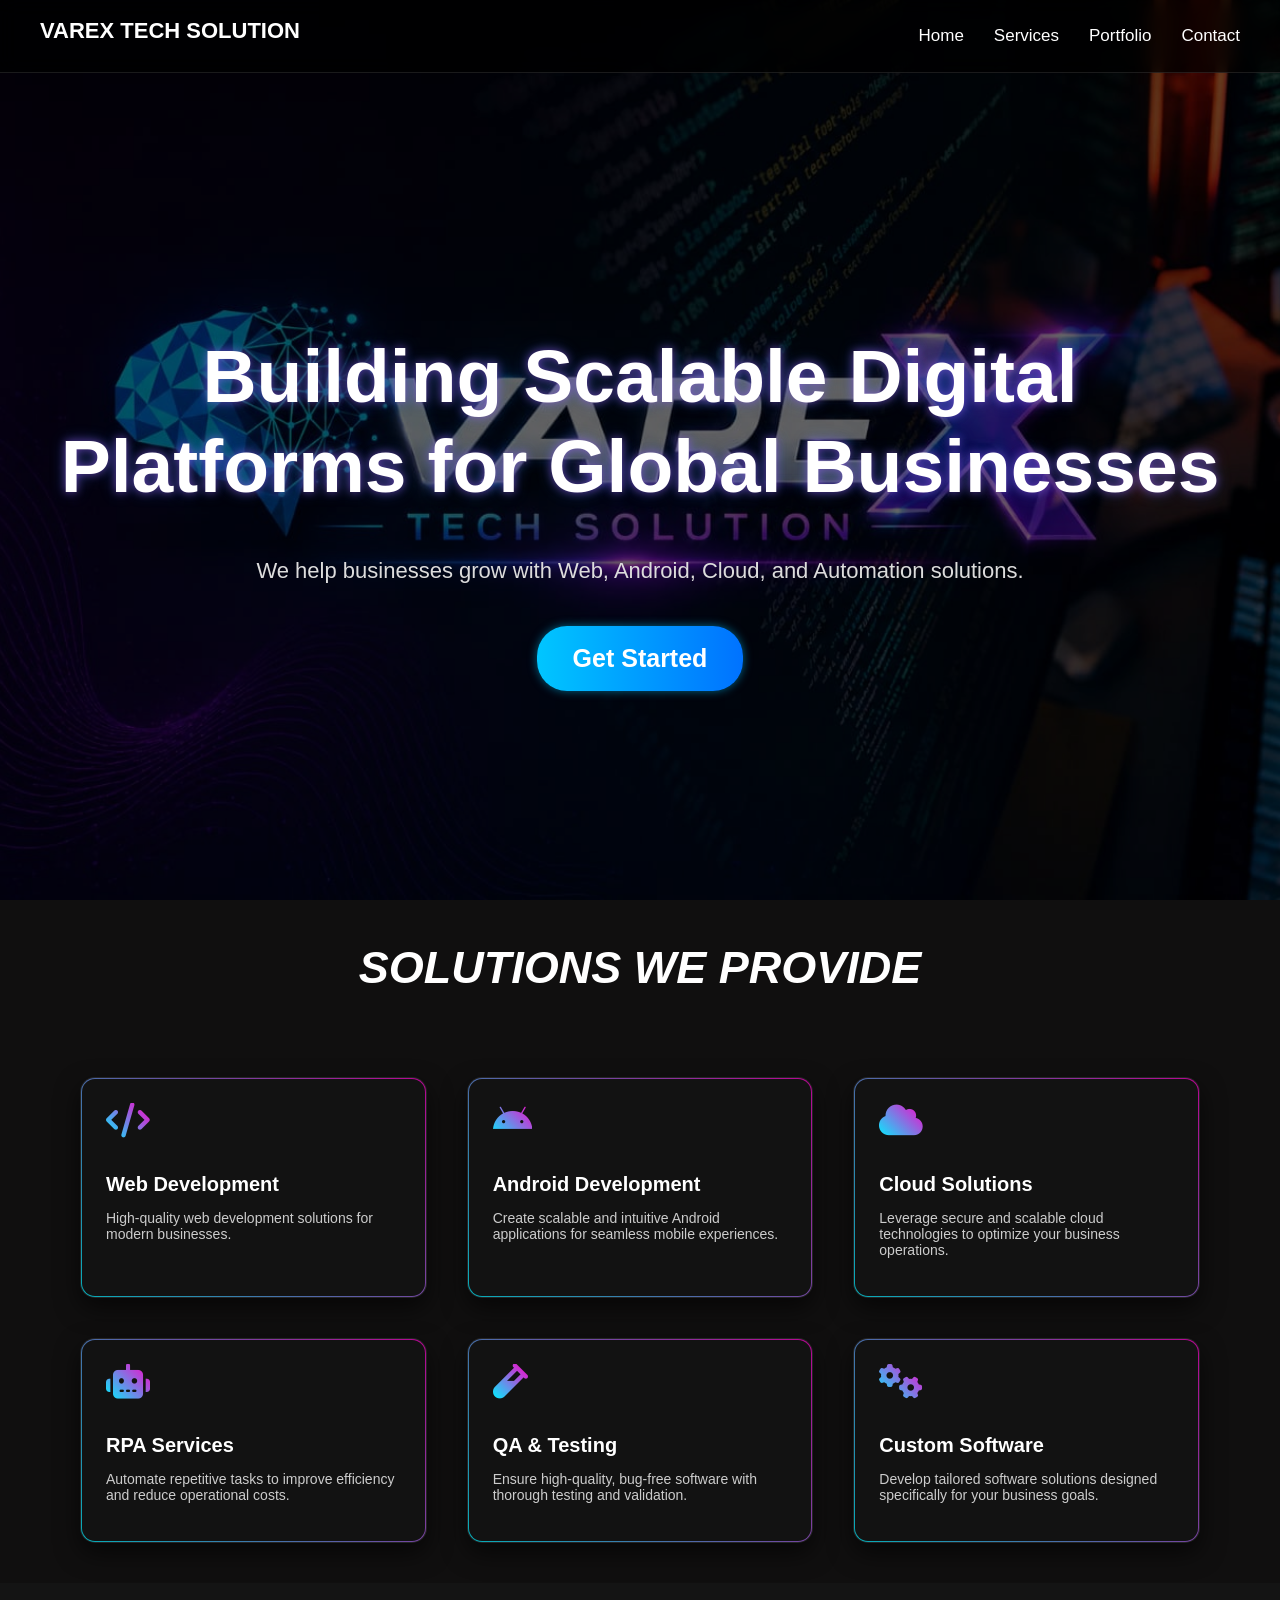
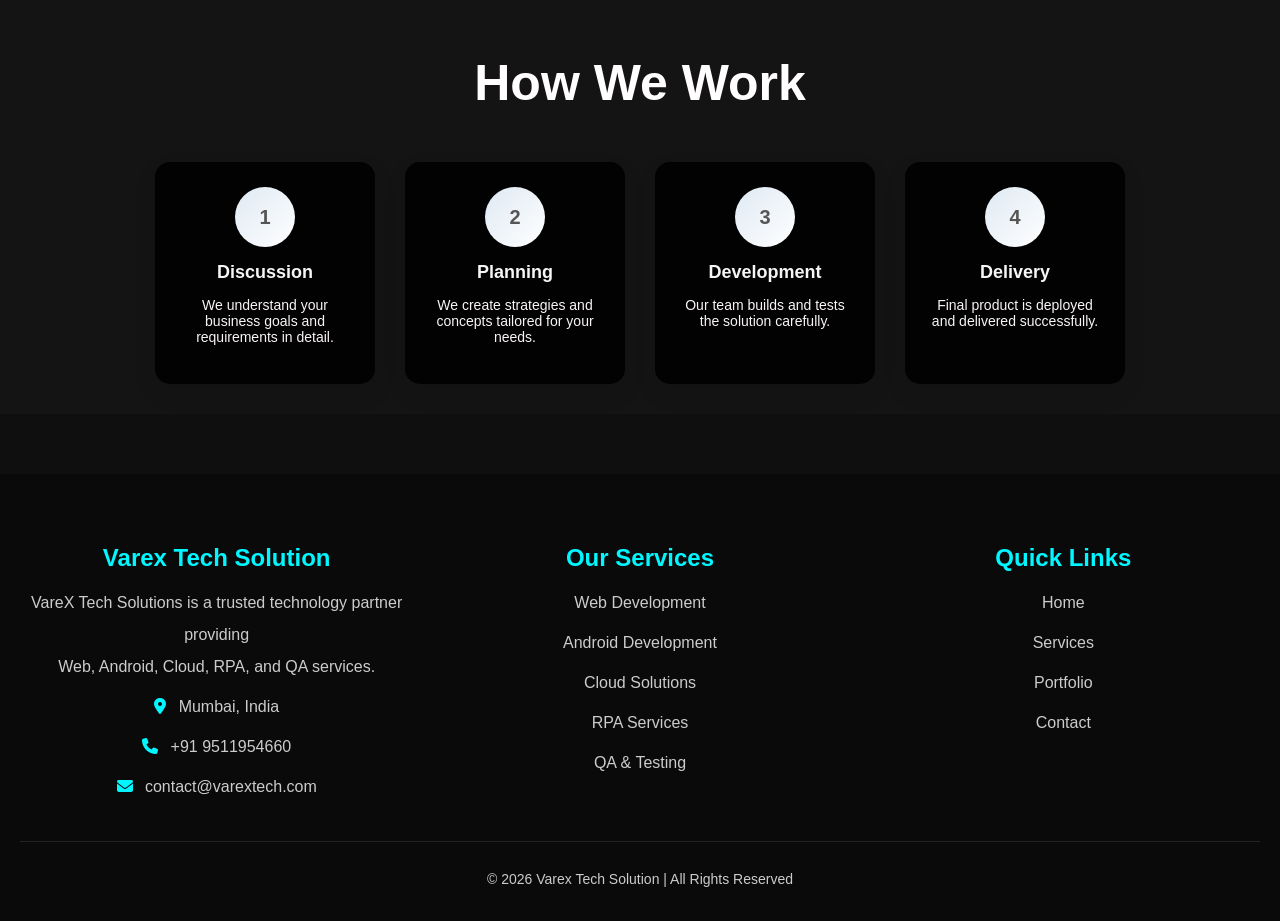
<file: index.html>
<!DOCTYPE html>
<html lang="en">
<head>
  <meta charset="UTF-8">
<meta name="viewport" content="width=device-width, initial-scale=1.0">
  <title>Varex Tech Solution</title>
  <link rel="stylesheet" href="style.css">
  <link rel="stylesheet" href="https://cdnjs.cloudflare.com/ajax/libs/font-awesome/6.5.0/css/all.min.css">
  <!-- Google Font -->
  <link href="https://fonts.googleapis.com/css2?family=Poppins:wght@300;600&display=swap" rel="stylesheet">
  
</head>
<body>

  

<!-- Navbar -->
<header class="navbar">


  <!-- Logo -->
  <div class="logo">VAREX TECH SOLUTION</div>

  <!-- Hamburger Icon -->
  <div class="menu-toggle" id="menu-toggle">
  ☰
</div>
  <!-- Menu -->
  <ul class="nav-links" id="nav-links">
    <li><a href="index.html">Home</a></li>
    <li><a href="services.html">Services</a></li>
      <li><a href="portfolio.html">Portfolio</a></li>
    <li><a href="contact.html">Contact</a></li>
  </ul>

</header>

<!-- Hero Section -->
<section class="hero">
  <!-- Hero Heading -->
<h1 class="hero-text">
  <!-- Each word wrapped in span for stagger animation -->
  <span>Building</span>
  <span>Scalable</span>
  <span>Digital</span>
  <span>Platforms</span>
  <span>for</span>
  <span>Global</span>
  <span>Businesses</span>
</h1>
<p class="hero-subtext">
  We help businesses grow with Web, Android, Cloud, and Automation solutions.
</p>
      <div class="hero-cta">
       <button onclick="goToSolutions()" class="hero-btn">Get Started</button>
      
      </div>
  
</section>

<!-- Features -->
<section class="features" id="solutions">
 <center>
  <h1>SOLUTIONS WE PROVIDE</h1>
 </center>
</section>

<!-- services -->
<section class="services">

  <div class="card">
    <i class="fas fa-code card-icon"></i>
    <h3>Web Development</h3>
    <p>High-quality web development solutions for modern businesses.</p>
  </div>

  <div class="card">
    <i class="fab fa-android card-icon"></i>
    <h3>Android Development</h3>
    <p>Create scalable and intuitive Android applications for seamless mobile experiences.</p>
  </div>

  <div class="card">
    <i class="fas fa-cloud card-icon"></i>
    <h3>Cloud Solutions</h3>
    <p>Leverage secure and scalable cloud technologies to optimize your business operations.
</p>
  </div>

  <div class="card">
    <i class="fas fa-robot card-icon"></i>
    <h3>RPA Services</h3>
    <p>Automate repetitive tasks to improve efficiency and reduce operational costs.</p>
  </div>

  <div class="card">
    <i class="fas fa-vial card-icon"></i>
    <h3>QA & Testing</h3>
    <p>Ensure high-quality, bug-free software with thorough testing and validation.</p>
  </div>

  <div class="card">
    <i class="fas fa-cogs card-icon"></i>
    <h3>Custom Software</h3>
    <p>Develop tailored software solutions designed specifically for your business goals.</p>
  </div>

</section>
<!-- workflow -->
<section class="workflow">
  <h2>How We Work</h2>

  <div class="steps">
    <div class="step">
      <div class="circle">1</div>
      <h3>Discussion</h3>
      <p>We understand your business goals and requirements in detail.</p>
    </div>

    <div class="step">
      <div class="circle">2</div>
      <h3>Planning</h3>
      <p>We create strategies and concepts tailored for your needs.</p>
    </div>

    <div class="step">
      <div class="circle">3</div>
      <h3>Development</h3>
      <p>Our team builds and tests the solution carefully.</p>
    </div>

    <div class="step">
      <div class="circle">4</div>
      <h3>Delivery</h3>
      <p>Final product is deployed and delivered successfully.</p>
    </div>
  </div>
</section>

<!-- Footer -->

<footer class="footer">
  <div class="footer-container">

 <!-- Contact Info -->
    <div class="footer-box">
       <h2>Varex Tech Solution</h2>
      <p>VareX Tech Solutions is a trusted technology partner providing <br>Web, Android, Cloud, RPA, and QA services.
      <p><i class="fas fa-map-marker-alt"></i> Mumbai, India</p>
      <p><i class="fas fa-phone"></i> +91 9511954660</p>
      <p><i class="fas fa-envelope"></i> contact@varextech.com</p>
    </div>

    <!--our services-->
    <div class="footer-box">
       <h2>Our Services</h2>
      <p> Web Development</p>
      <p>Android Development</p>
      <p>Cloud Solutions</p>
      <p>RPA Services</p>
      <p>QA & Testing</p>
    </div>
    <!-- Quick Links -->
    <div class="footer-box">
      <h2>Quick Links</h2>
      <p><a href="index.html">Home</a></p>
      <p><a href="services.html">Services</a></p>
      <p><a href="portfolio.html">Portfolio</a></p>
      <p><a href="contact.html">Contact</a></p>
    </div>

  </div>

  <!-- Bottom -->
  <div class="footer-bottom">
    <p>© 2026 Varex Tech Solution | All Rights Reserved</p>
  </div>
</footer>
<script src="script.js"></script>

</body>
</html>
</file>
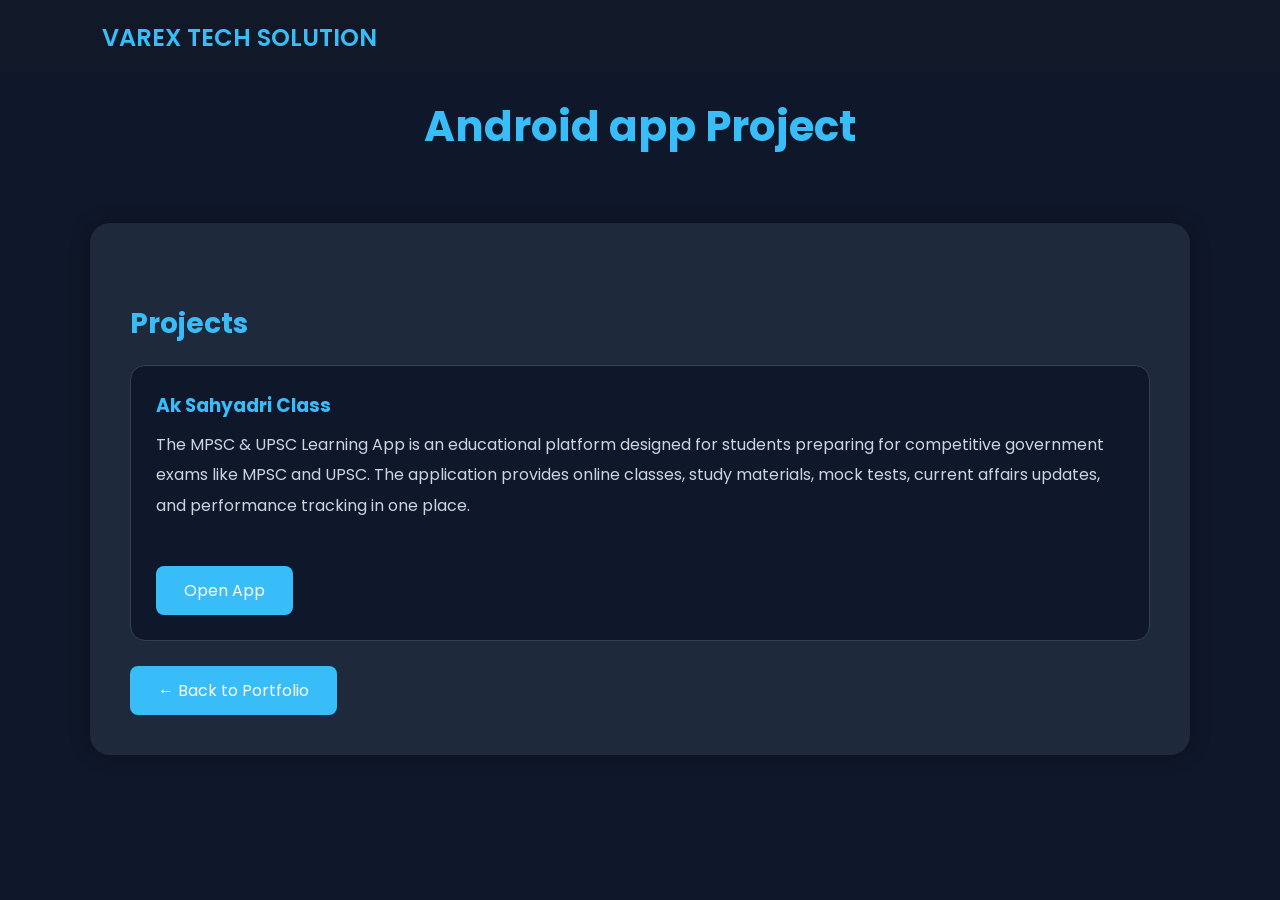
<file: Android-app.html>
<!DOCTYPE html>
<html lang="en">
<head>
  <meta charset="UTF-8">
  <meta name="viewport" content="width=device-width, initial-scale=1.0">
  <title>VAREX TECH SOLUTION</title>
  <link rel="stylesheet" href="Android-app.css">
</head>

<body>

<nav class="navbar">
  <div class="logo">VAREX TECH SOLUTION</div>
</nav>

<section class="portfolio-header">
  <h1>Android app Project</h1>
</section>

<section class="project-details">
  <div class="app-preview">

  <h2>Projects</h2>

  <div class="preview-box">
    <h3> Ak Sahyadri Class</h3>

    <p>
      The MPSC & UPSC Learning App is an educational platform designed for students
  preparing for competitive government exams like MPSC and UPSC.
  The application provides online classes, study materials, mock tests,
  current affairs updates, and performance tracking in one place.
    </p>

    <a href="https://play.google.com/store/apps/details?id=com.sahyadri.academy" target="_blank" class="btn">
  Open App
</a>
  </div>

</div>
  <div class="back-center">
  <a href="portfolio.html" class="btn">← Back to Portfolio</a>
</div>
</section>

</body>
</html>
</file>
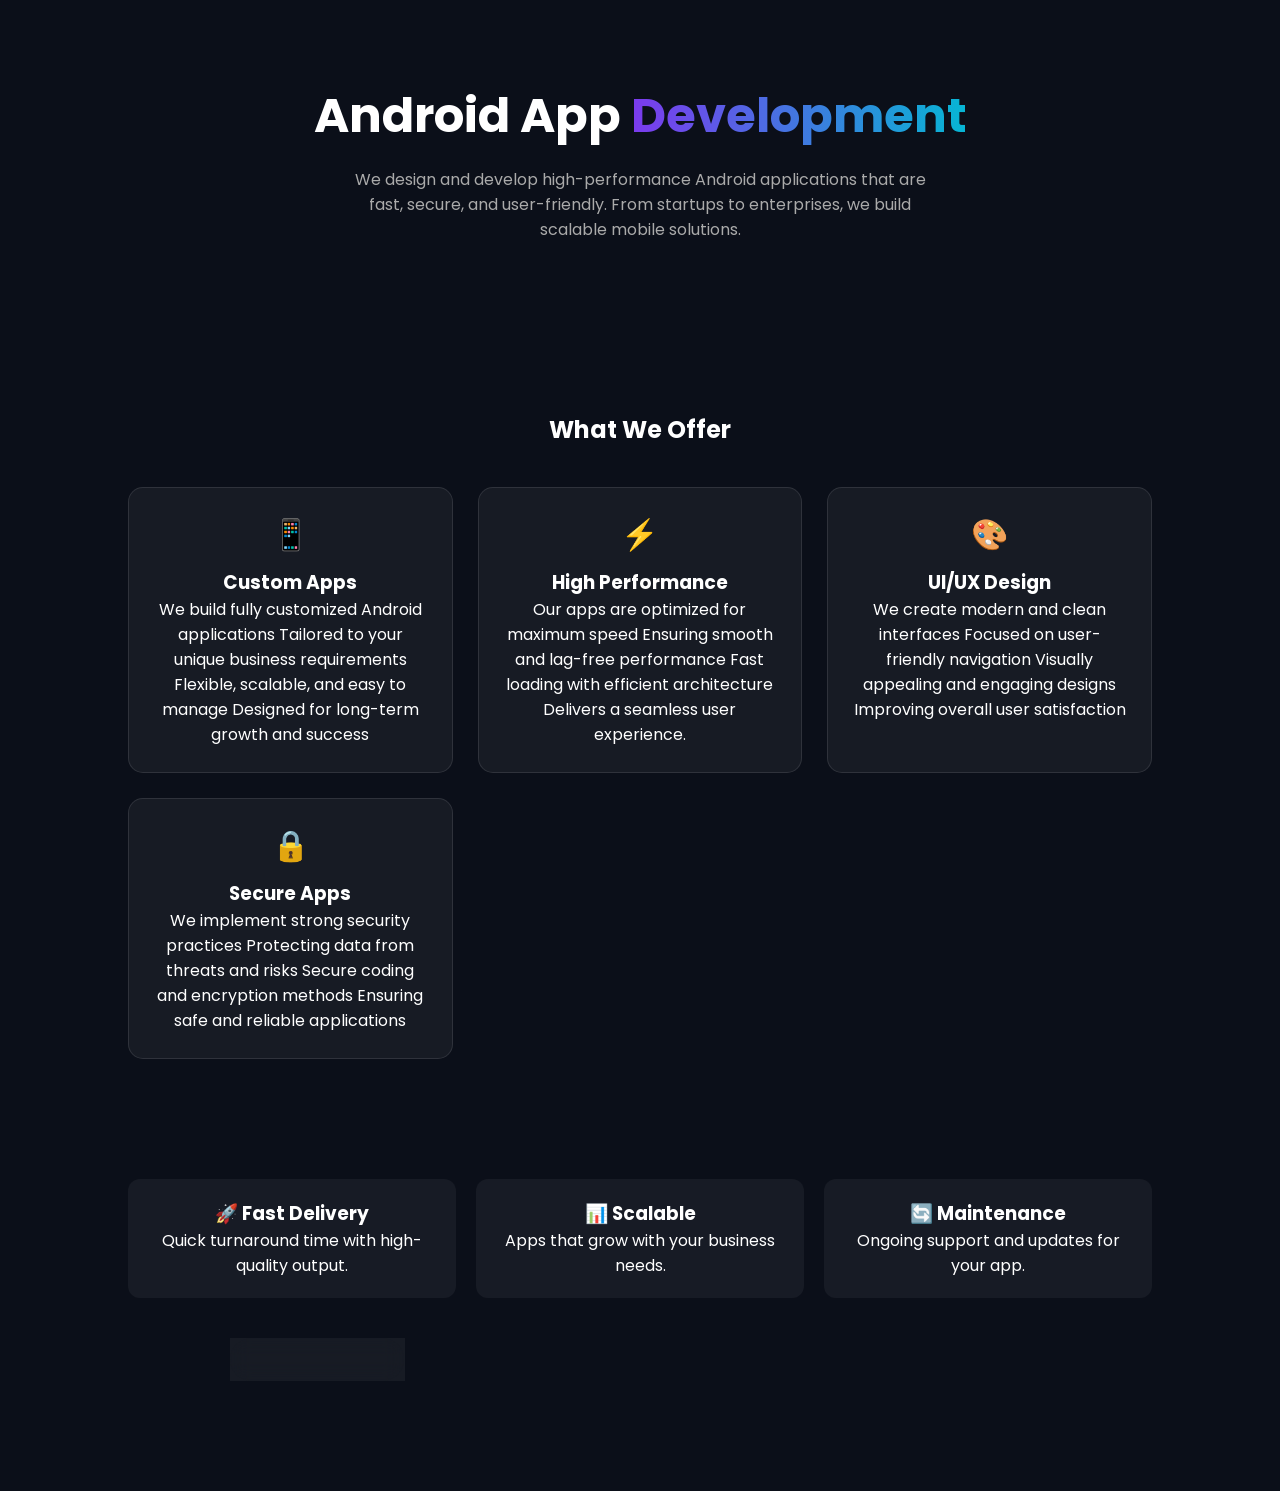
<file: android.html>
<!DOCTYPE html>
<html lang="en">
<head>
  <meta charset="UTF-8">
  <meta name="viewport" content="width=device-width, initial-scale=1.0">
  <title>Android Development</title>
  <link rel="stylesheet" href="android.css">

  <!-- Google Font -->
  <link href="https://fonts.googleapis.com/css2?family=Poppins:wght@300;400;600&display=swap" rel="stylesheet">
</head>
<body>



<!-- Hero Section -->
<section class="hero">
  <div class="hero-content">
    <h1>Android App <span>Development</span></h1>
    <p>
      We design and develop high-performance Android applications that are fast,
      secure, and user-friendly. From startups to enterprises, we build scalable mobile solutions.
    </p>
   
  </div>
</section>

<!-- Services -->
<section class="services">
  <h2>What We Offer</h2>

  <div class="cards">

    <div class="card">
      <div class="icon">📱</div>
      <h3>Custom Apps</h3>
      <p>We build fully customized Android applications
Tailored to your unique business requirements
Flexible, scalable, and easy to manage
Designed for long-term growth and success</p>
    </div>

    <div class="card">
      <div class="icon">⚡</div>
      <h3>High Performance</h3>
      <p>Our apps are optimized for maximum speed
Ensuring smooth and lag-free performance
Fast loading with efficient architecture
Delivers a seamless user experience.</p>
    </div>

    <div class="card">
      <div class="icon">🎨</div>
      <h3>UI/UX Design</h3>
      <p>We create modern and clean interfaces
Focused on user-friendly navigation
Visually appealing and engaging designs
Improving overall user satisfaction</p>
    </div>

    <div class="card">
      <div class="icon">🔒</div>
      <h3>Secure Apps</h3>
      <p>We implement strong security practices
Protecting data from threats and risks
Secure coding and encryption methods
Ensuring safe and reliable applications</p>
    </div>

  </div>
</section>

<!-- Features -->
<section class="features">
  <div class="feature-box">
    <h3>🚀 Fast Delivery</h3>
    <p>Quick turnaround time with high-quality output.</p>
  </div>

  <div class="feature-box">
    <h3>📊 Scalable</h3>
    <p>Apps that grow with your business needs.</p>
  </div>

  <div class="feature-box">
    <h3>🔄 Maintenance</h3>
    <p>Ongoing support and updates for your app.</p>
  </div>
  <!-- Back Button -->
<div class="top-bar">
  <a href="services.html" class="back-btn">← Back to Services</a>
</div>
</section>

</body>
</html>
</file>
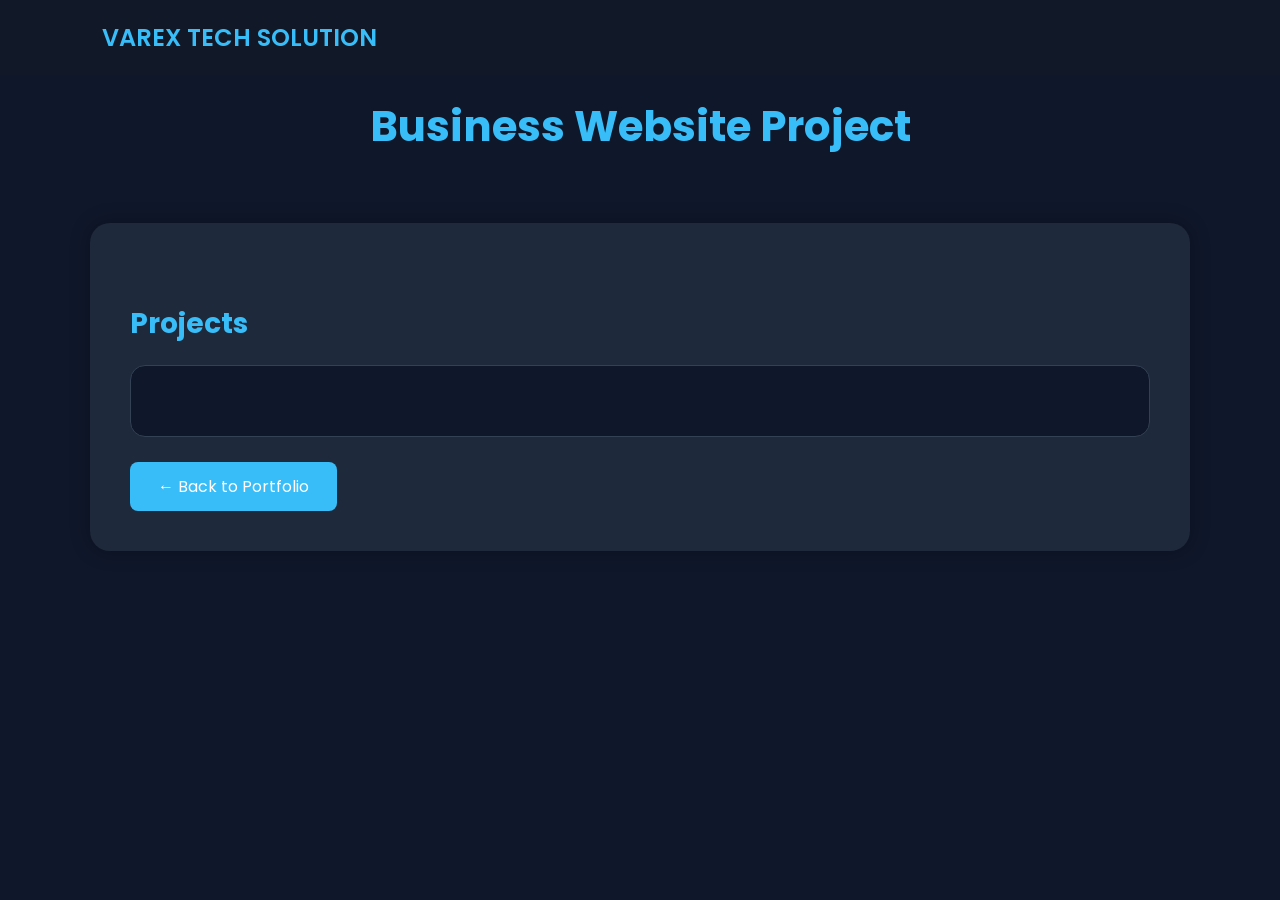
<file: Business-website.html>
<!DOCTYPE html>
<html lang="en">
<head>
  <meta charset="UTF-8">
  <meta name="viewport" content="width=device-width, initial-scale=1.0">
  <title>VAREX TECH SOLUTION</title>
  <link rel="stylesheet" href="Business-website.css">
</head>

<body>

<nav class="navbar">
  <div class="logo">VAREX TECH SOLUTION</div>
</nav>

<section class="portfolio-header">
  <h1>Business Website Project</h1>
</section>
<section class="project-details">
  <div class="app-preview">

  <h2>Projects</h2>

  <div class="preview-box">
    

    <p>
     
    </p>

   
  </div>

</div>
  <div class="back-center">
  <a href="portfolio.html" class="btn">← Back to Portfolio</a>
</div>
</section>

</body>
</html>
</file>
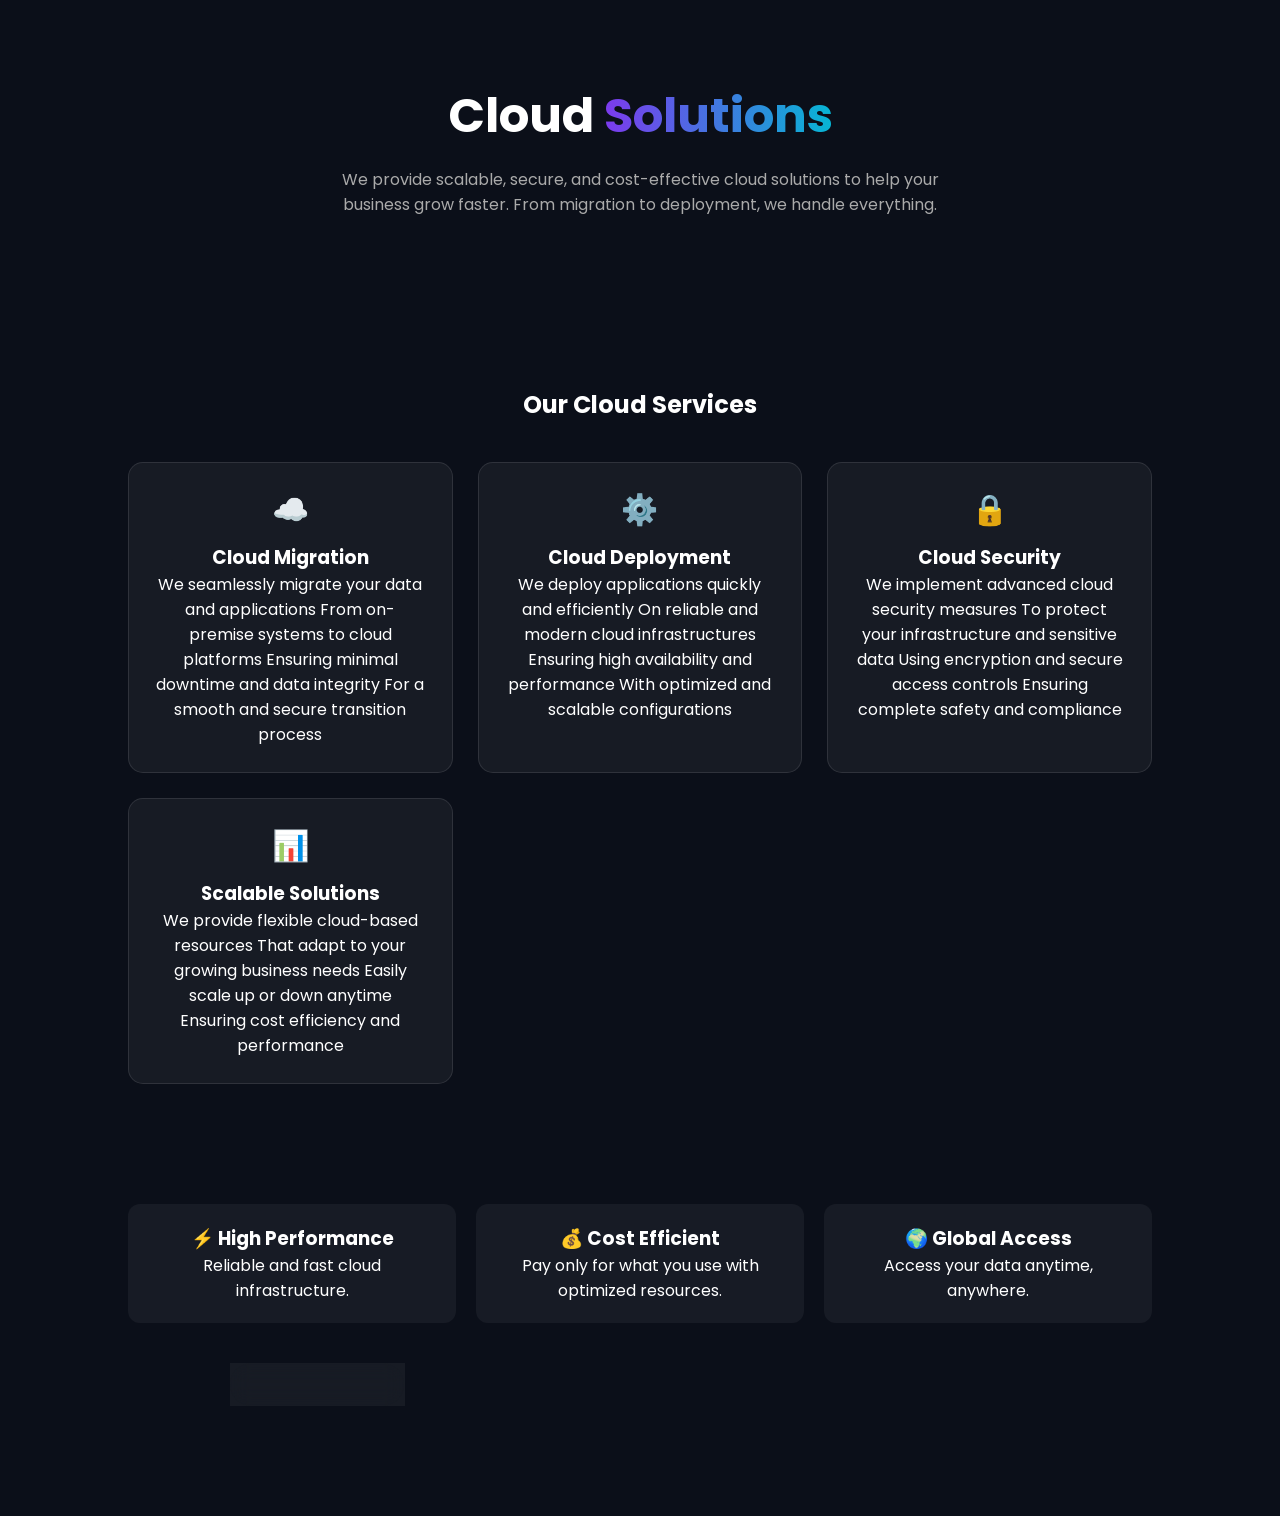
<file: cloud.html>
<!DOCTYPE html>
<html lang="en">
<head>
  <meta charset="UTF-8">
  <meta name="viewport" content="width=device-width, initial-scale=1.0">
  <title>Cloud Solutions</title>
  <link rel="stylesheet" href="cloud.css">

  <!-- Google Font -->
  <link href="https://fonts.googleapis.com/css2?family=Poppins:wght@300;400;600&display=swap" rel="stylesheet">
</head>
<body>



<!-- Hero Section -->
<section class="hero">
  <div class="hero-content">
    <h1>Cloud <span>Solutions</span></h1>
    <p>
      We provide scalable, secure, and cost-effective cloud solutions to help your business grow faster.
      From migration to deployment, we handle everything.
    </p>
   
  </div>
</section>

<!-- Services -->
<section class="services">
  <h2>Our Cloud Services</h2>

  <div class="cards">

    <div class="card">
      <div class="icon">☁️</div>
      <h3>Cloud Migration</h3>
      <p>We seamlessly migrate your data and applications
From on-premise systems to cloud platforms
Ensuring minimal downtime and data integrity
For a smooth and secure transition process</p>
    </div>

    <div class="card">
      <div class="icon">⚙️</div>
      <h3>Cloud Deployment</h3>
      <p>We deploy applications quickly and efficiently
On reliable and modern cloud infrastructures
Ensuring high availability and performance
With optimized and scalable configurations</p>
    </div>

    <div class="card">
      <div class="icon">🔒</div>
      <h3>Cloud Security</h3>
      <p>We implement advanced cloud security measures
To protect your infrastructure and sensitive data
Using encryption and secure access controls
Ensuring complete safety and compliance</p>
    </div>

    <div class="card">
      <div class="icon">📊</div>
      <h3>Scalable Solutions</h3>
      <p>We provide flexible cloud-based resources
That adapt to your growing business needs
Easily scale up or down anytime
Ensuring cost efficiency and performance</p>
    </div>

  </div>
</section>

<!-- Features -->
<section class="features">
  <div class="feature-box">
    <h3>⚡ High Performance</h3>
    <p>Reliable and fast cloud infrastructure.</p>
  </div>

  <div class="feature-box">
    <h3>💰 Cost Efficient</h3>
    <p>Pay only for what you use with optimized resources.</p>
  </div>

  <div class="feature-box">
    <h3>🌍 Global Access</h3>
    <p>Access your data anytime, anywhere.</p>
  </div>
  <!-- Back Button -->
<div class="top-bar">
  <a href="services.html" class="back-btn">← Back to Services</a>
</div>
</section>

</body>
</html>
</file>
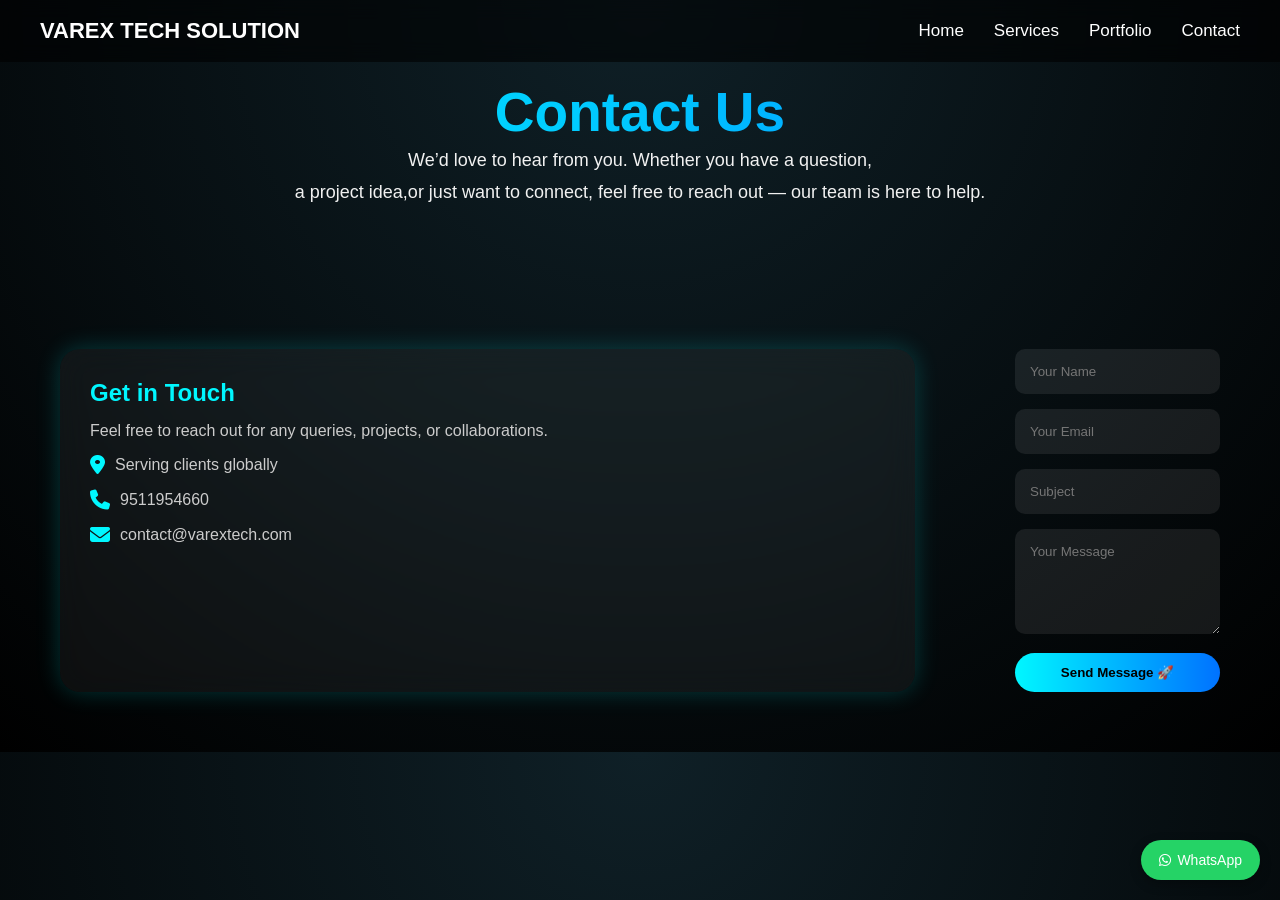
<file: contact.html>
<!DOCTYPE html>
<html lang="en">
<head>
  <meta charset="UTF-8">
  <meta name="viewport" content="width=device-width, initial-scale=1.0">
  <title>Contact Us</title>
  <link rel="stylesheet" href="contact.css">
  <link rel="stylesheet" href="https://cdnjs.cloudflare.com/ajax/libs/font-awesome/6.5.0/css/all.min.css">
</head>
<body>

<!-- Navbar -->
<nav class="navbar">
  <div class="logo">VAREX TECH SOLUTION</div>
  <ul class="nav-links">
    <li><a href="index.html">Home</a></li>
    <li><a href="services.html">Services</a></li>
      <li><a href="portfolio.html">Portfolio</a></li>
    <li><a href="contact.html" class="active">Contact</a></li>
  </ul>
</nav>

<!-- Header -->
<section class="contact-header">
  <h1>Contact Us</h1>
  <p>We’d love to hear from you. Whether you have a question, <br>a project idea,or just want to connect, feel free to reach out — our team is here to help.</p>
</section>

<!-- Contact Section -->
<section class="contact-container">

  <!-- Left Info -->
  <div class="contact-info">
    <h2>Get in Touch</h2>
    <p>Feel free to reach out for any queries, projects, or collaborations.</p>

    <div class="info-box">
      <i class="fas fa-map-marker-alt"></i>
      <p>Serving clients globally</p>
    </div>

    <div class="info-box">
      <i class="fas fa-phone"></i>
      <p>9511954660</p>
    </div>

    <div class="info-box">
      <i class="fas fa-envelope"></i>
      <p>contact@varextech.com</p>
    </div>
  </div>

  
  <!-- Contact Form -->
  <form id="contactForm">
  <div class="input-box">
    <input type="text" id="name" placeholder="Your Name" required>
  </div>

  <div class="input-box">
    <input type="email" id="email" placeholder="Your Email" required>
  </div>

  <div class="input-box">
    <input type="text" id="subject" placeholder="Subject">
  </div>

  <div class="input-box">
    <textarea id="message" rows="5" placeholder="Your Message" required></textarea>
  </div>

  <button type="submit" class="btn">Send Message 🚀</button>
</form>

</section>
<a href="https://wa.me/919511954660?text=Hello"
   class="whatsapp-float"
   target="_blank">
   <i class="fab fa-whatsapp"></i> WhatsApp
</a>
</body>
</html>
</file>
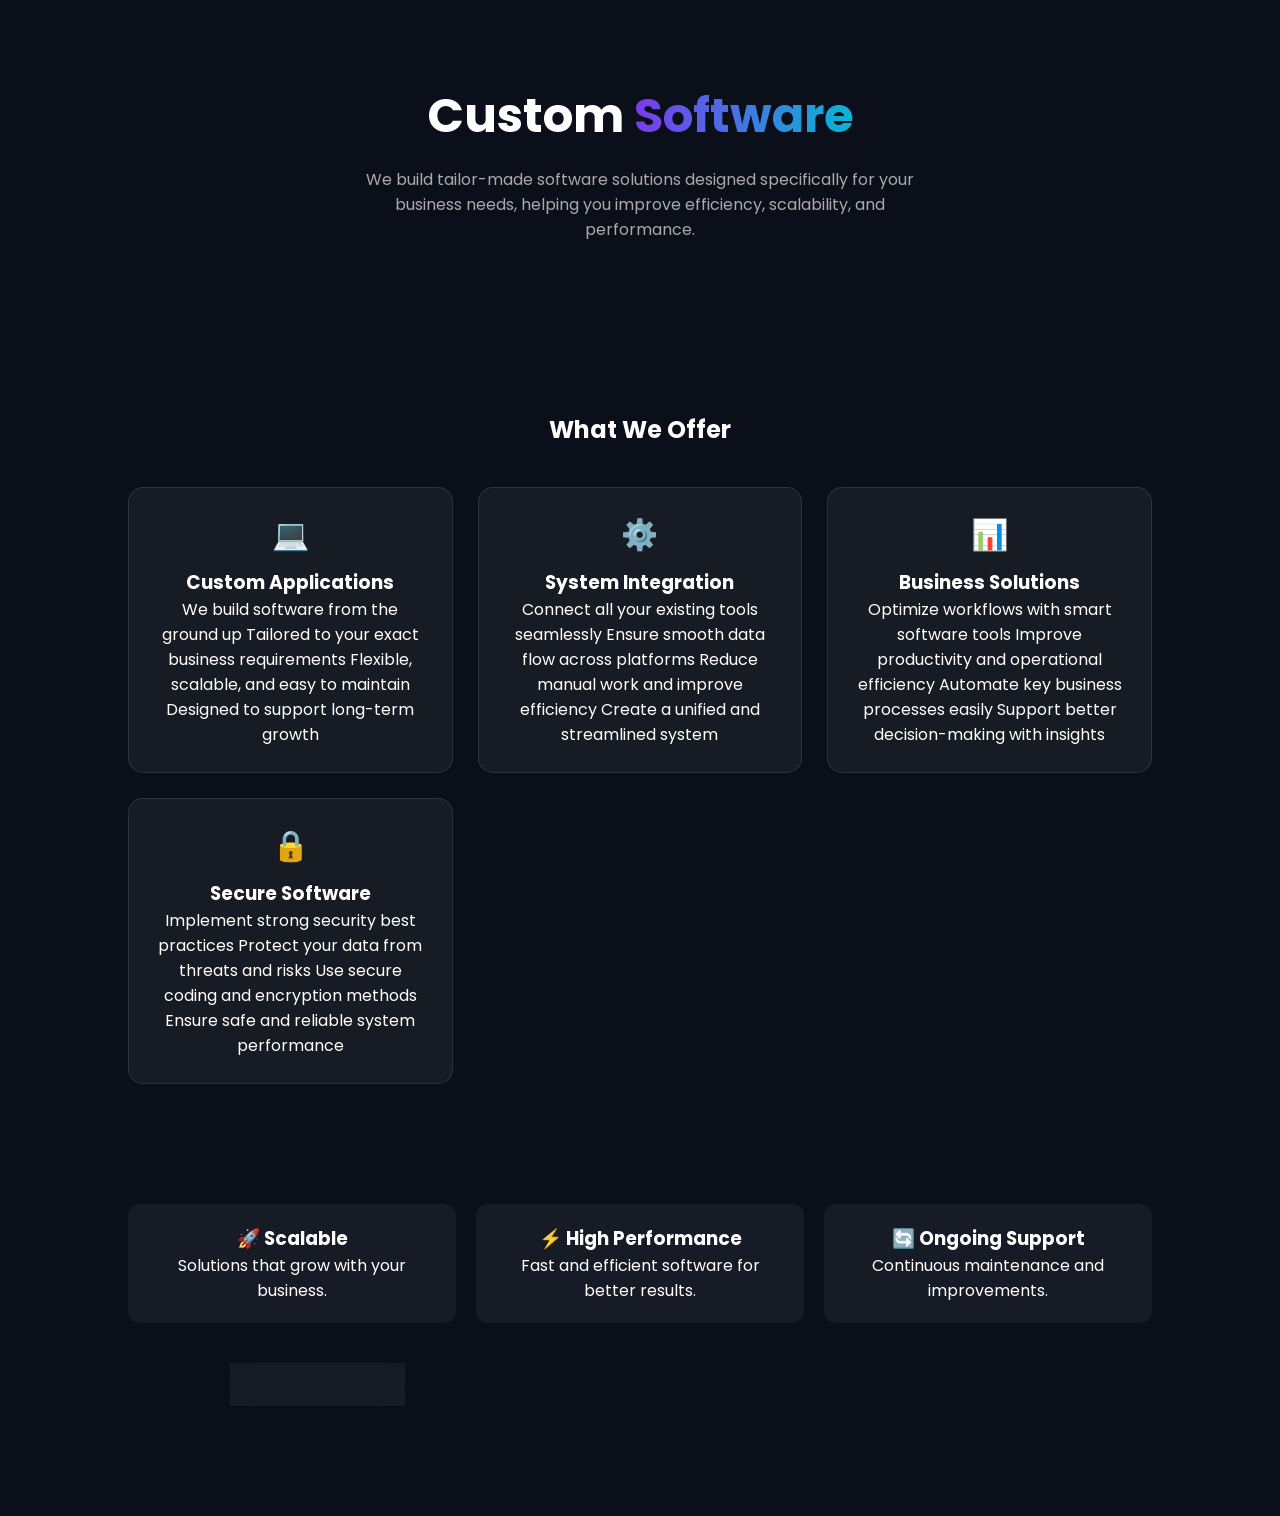
<file: custome-software.html>
<!DOCTYPE html>
<html lang="en">
<head>
  <meta charset="UTF-8">
  <meta name="viewport" content="width=device-width, initial-scale=1.0">
  <title>Custom Software Development</title>
  <link rel="stylesheet" href="custome-software.css">

  <!-- Google Font -->
  <link href="https://fonts.googleapis.com/css2?family=Poppins:wght@300;400;600&display=swap" rel="stylesheet">
</head>
<body>



<!-- Hero -->
<section class="hero">
  <div class="hero-content">
    <h1>Custom <span>Software</span></h1>
    <p>
      We build tailor-made software solutions designed specifically for your business needs,
      helping you improve efficiency, scalability, and performance.
    </p>
   
  </div>
</section>

<!-- Services -->
<section class="services">
  <h2>What We Offer</h2>

  <div class="cards">

    <div class="card">
      <div class="icon">💻</div>
      <h3>Custom Applications</h3>
      <p>We build software from the ground up
Tailored to your exact business requirements
Flexible, scalable, and easy to maintain
Designed to support long-term growth</p>
    </div>

    <div class="card">
      <div class="icon">⚙️</div>
      <h3>System Integration</h3>
      <p>Connect all your existing tools seamlessly
Ensure smooth data flow across platforms
Reduce manual work and improve efficiency
Create a unified and streamlined system</p>
    </div>

    <div class="card">
      <div class="icon">📊</div>
      <h3>Business Solutions</h3>
      <p>Optimize workflows with smart software tools
Improve productivity and operational efficiency
Automate key business processes easily
Support better decision-making with insights</p>
    </div>

    <div class="card">
      <div class="icon">🔒</div>
      <h3>Secure Software</h3>
      <p>Implement strong security best practices
Protect your data from threats and risks
Use secure coding and encryption methods
Ensure safe and reliable system performance</p>
    </div>

  </div>
</section>

<!-- Features -->
<section class="features">
  <div class="feature-box">
    <h3>🚀 Scalable</h3>
    <p>Solutions that grow with your business.</p>
  </div>

  <div class="feature-box">
    <h3>⚡ High Performance</h3>
    <p>Fast and efficient software for better results.</p>
  </div>

  <div class="feature-box">
    <h3>🔄 Ongoing Support</h3>
    <p>Continuous maintenance and improvements.</p>
  </div>
  <!-- Back Button -->
<div class="top-bar">
  <a href="services.html" class="back-btn">← Back to Services</a>
</div>
</section>

</body>
</html>
</file>
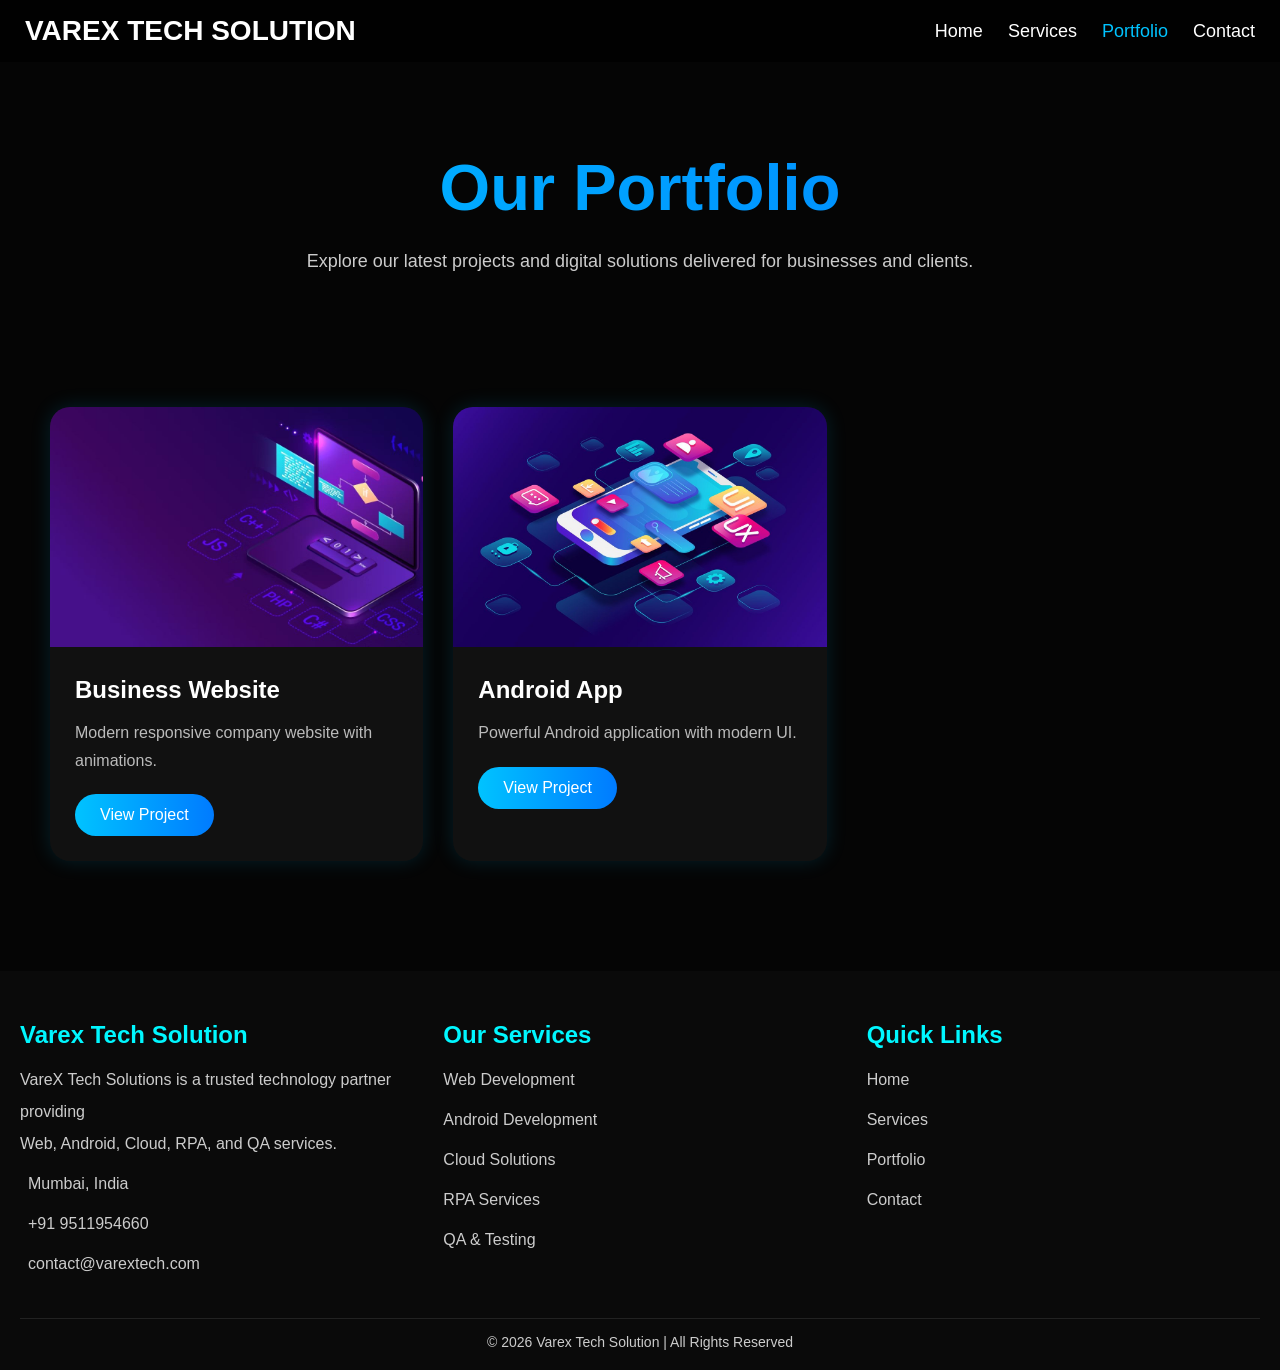
<file: portfolio.html>
<!DOCTYPE html>
<html lang="en">
<head>
  <meta charset="UTF-8">
  <meta name="viewport" content="width=device-width, initial-scale=1.0">
  <title>VAREX TECH SOLUTION</title>

  <link rel="stylesheet" href="portfolio.css">

  
</head>

<body>

<!-- NAVBAR -->
<nav class="navbar">

  <div class="menu-toggle" id="menu-toggle">
    ☰
  </div>

  <div class="logo">VAREX TECH SOLUTION</div>

  <ul class="nav-links">
    <li><a href="index.html">Home</a></li>
    <li><a href="services.html">Services</a></li>
    <li><a href="portfolio.html" class="active">Portfolio</a></li>
    <li><a href="contact.html">Contact</a></li>
  </ul>

</nav>

<!-- HEADER -->
<section class="portfolio-header">
  <h1>Our Portfolio</h1>

  <p>
    Explore our latest projects and digital solutions
    delivered for businesses and clients.
  </p>
</section>

<!-- PROJECTS -->
<section class="portfolio-container">

  <div class="project-card">
    <img src="images/business.jpg" alt="">
    <div class="project-content">
      <h2>Business Website</h2>
      <p>Modern responsive company website with animations.</p>
    <a href="Business-website.html" class="btn">View Project</a>
    </div>
  </div>

  <div class="project-card">
    <img src="images/app.jpg" alt="">
    <div class="project-content">
      <h2>Android App</h2>
      <p>Powerful Android application with modern UI.</p>
      <a href="Android-app.html" class="btn">View Project</a>
    </div>
  </div>

</section>
<footer class="footer">
  <div class="footer-container">

 <!-- Contact Info -->
    <div class="footer-box">
       <h2>Varex Tech Solution</h2>
      <p>VareX Tech Solutions is a trusted technology partner providing <br>Web, Android, Cloud, RPA, and QA services.
      <p><i class="fas fa-map-marker-alt"></i> Mumbai, India</p>
      <p><i class="fas fa-phone"></i> +91 9511954660</p>
      <p><i class="fas fa-envelope"></i> contact@varextech.com</p>
    </div>

    <!--our services-->
    <div class="footer-box">
       <h2>Our Services</h2>
      <p> Web Development</p>
      <p>Android Development</p>
      <p>Cloud Solutions</p>
      <p>RPA Services</p>
      <p>QA & Testing</p>
    </div>
    <!-- Quick Links -->
    <div class="footer-box">
      <h2>Quick Links</h2>
      <p><a href="index.html">Home</a></p>
      <p><a href="services.html">Services</a></p>
      <p><a href="portfolio.html">Portfolio</a></p>
      <p><a href="contact.html">Contact</a></p>
    </div>

  </div>

  <!-- Bottom -->
  <div class="footer-bottom">
    <p>© 2026 Varex Tech Solution | All Rights Reserved</p>
  </div>
</footer>
<script>

const menuToggle = document.getElementById("menu-toggle");
const navLinks = document.querySelector(".nav-links");

menuToggle.addEventListener("click", () => {
  navLinks.classList.toggle("active");
});

</script>

</body>
</html>
</file>
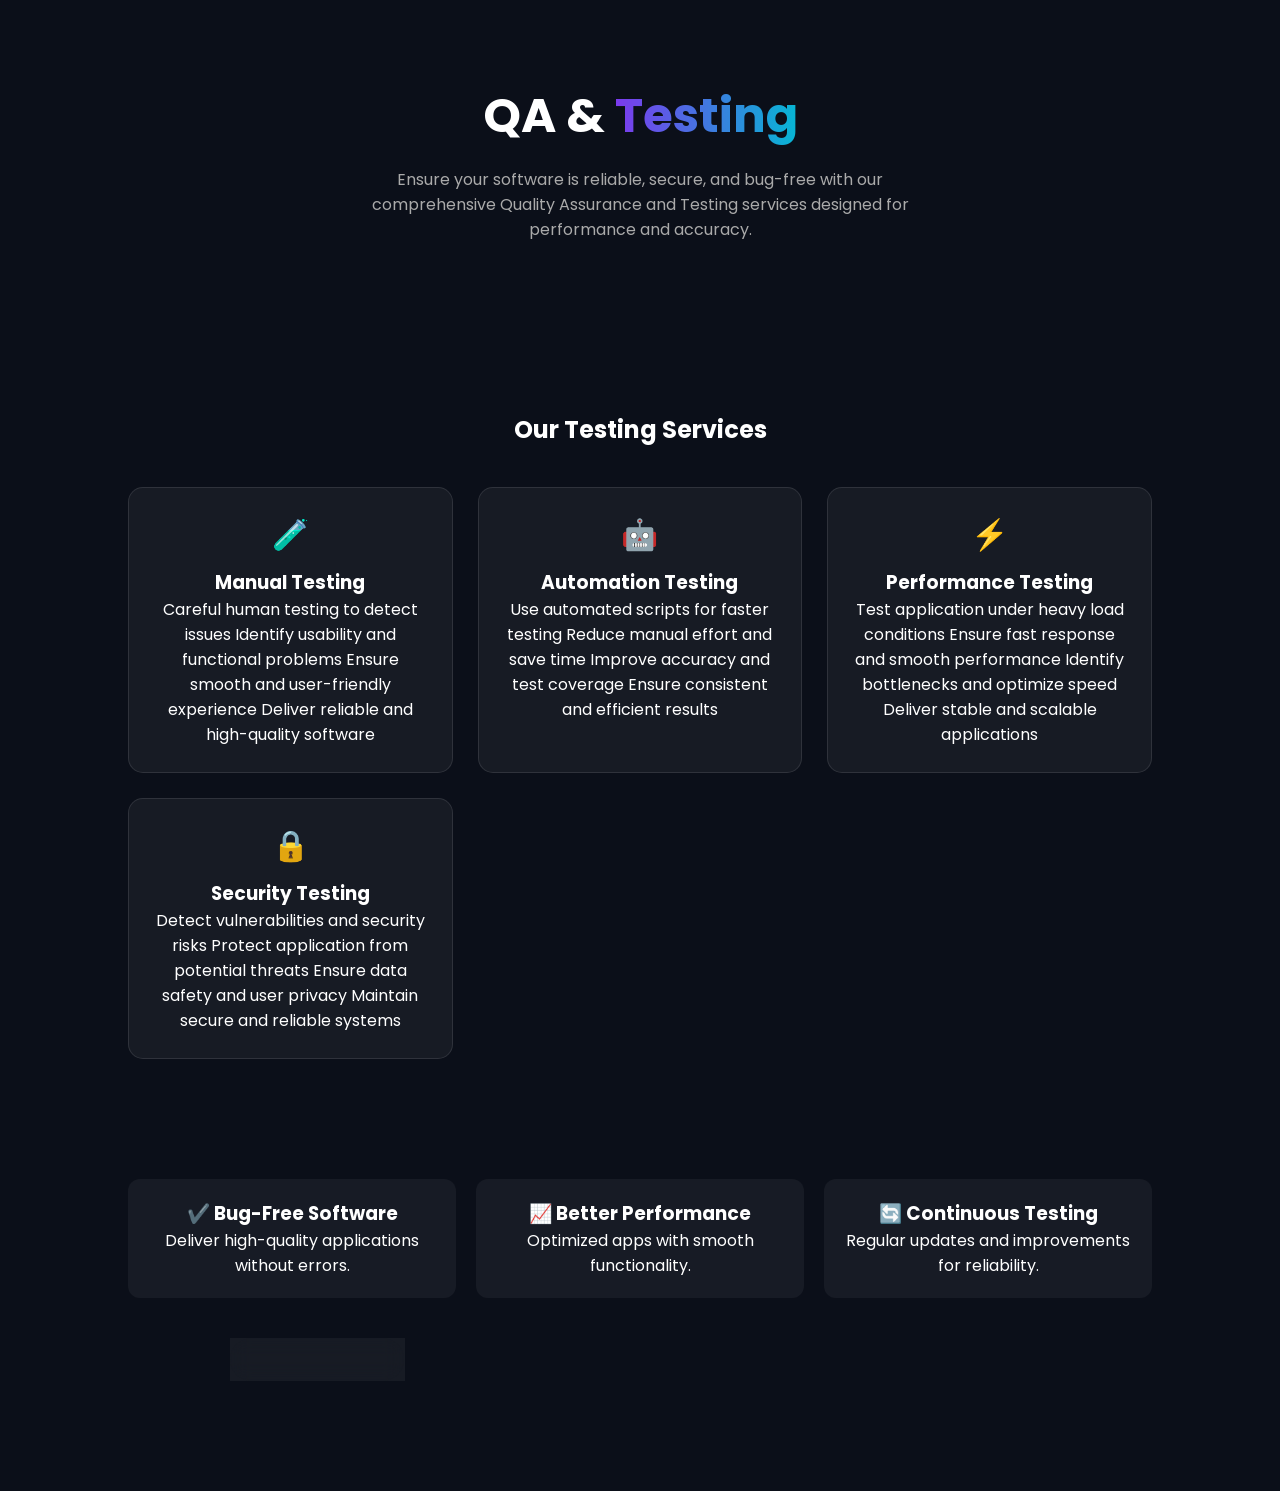
<file: qa.html>
<!DOCTYPE html>
<html lang="en">
<head>
  <meta charset="UTF-8">
  <meta name="viewport" content="width=device-width, initial-scale=1.0">
  <title>QA & Testing</title>
  <link rel="stylesheet" href="qa.css">

  <!-- Google Font -->
  <link href="https://fonts.googleapis.com/css2?family=Poppins:wght@300;400;600&display=swap" rel="stylesheet">
</head>
<body>



<!-- Hero -->
<section class="hero">
  <div class="hero-content">
    <h1>QA & <span>Testing</span></h1>
    <p>
      Ensure your software is reliable, secure, and bug-free with our comprehensive
      Quality Assurance and Testing services designed for performance and accuracy.
    </p>
  </div>
</section>

<!-- Services -->
<section class="services">
  <h2>Our Testing Services</h2>

  <div class="cards">

    <div class="card">
      <div class="icon">🧪</div>
      <h3>Manual Testing</h3>
      <p>Careful human testing to detect issues
Identify usability and functional problems
Ensure smooth and user-friendly experience
Deliver reliable and high-quality software</p>
    </div>

    <div class="card">
      <div class="icon">🤖</div>
      <h3>Automation Testing</h3>
      <p>Use automated scripts for faster testing
Reduce manual effort and save time
Improve accuracy and test coverage
Ensure consistent and efficient results</p>
    </div>

    <div class="card">
      <div class="icon">⚡</div>
      <h3>Performance Testing</h3>
      <p>Test application under heavy load conditions
Ensure fast response and smooth performance
Identify bottlenecks and optimize speed
Deliver stable and scalable applications</p>
    </div>

    <div class="card">
      <div class="icon">🔒</div>
      <h3>Security Testing</h3>
      <p>Detect vulnerabilities and security risks
Protect application from potential threats
Ensure data safety and user privacy
Maintain secure and reliable systems</p>
    </div>

  </div>
</section>

<!-- Features -->
<section class="features">
  <div class="feature-box">
    <h3>✔️ Bug-Free Software</h3>
    <p>Deliver high-quality applications without errors.</p>
  </div>

  <div class="feature-box">
    <h3>📈 Better Performance</h3>
    <p>Optimized apps with smooth functionality.</p>
  </div>

  <div class="feature-box">
    <h3>🔄 Continuous Testing</h3>
    <p>Regular updates and improvements for reliability.</p>
  </div>
  <!-- Back Button -->
<div class="top-bar">
  <a href="services.html" class="back-btn">← Back to Services</a>
</div>
</section>

</body>
</html>
</file>
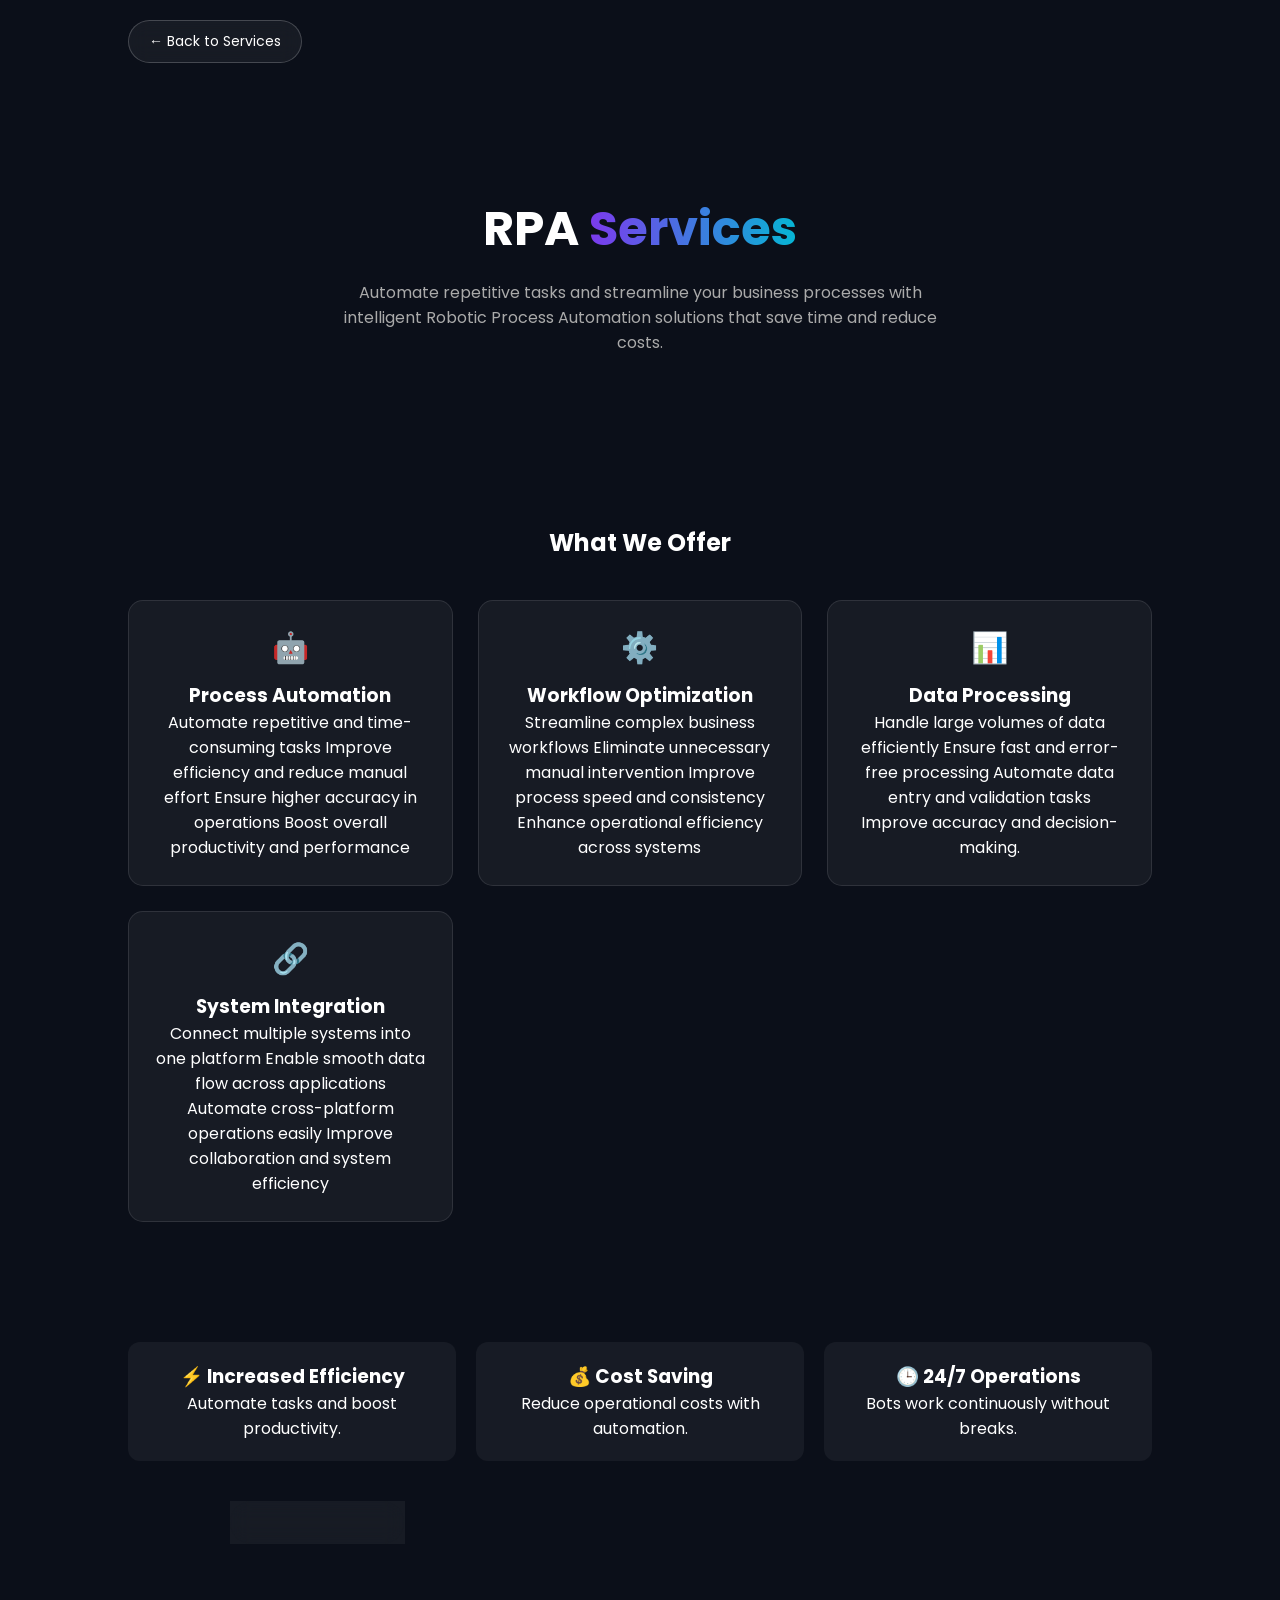
<file: rpa.html>
<!DOCTYPE html>
<html lang="en">
<head>
  <meta charset="UTF-8">
  <meta name="viewport" content="width=device-width, initial-scale=1.0">
  <title>RPA Services</title>
  <link rel="stylesheet" href="rpa.css">

  <!-- Google Font -->
  <link href="https://fonts.googleapis.com/css2?family=Poppins:wght@300;400;600&display=swap" rel="stylesheet">
</head>
<body>

<!-- Back Button -->
<div class="top-bar">
  <a href="services.html" class="back-btn">← Back to Services</a>
</div>

<!-- Hero -->
<section class="hero">
  <div class="hero-content">
    <h1>RPA <span>Services</span></h1>
    <p>
      Automate repetitive tasks and streamline your business processes with intelligent
      Robotic Process Automation solutions that save time and reduce costs.
    </p>
    
  </div>
</section>

<!-- Services -->
<section class="services">
  <h2>What We Offer</h2>

  <div class="cards">

    <div class="card">
      <div class="icon">🤖</div>
      <h3>Process Automation</h3>
      <p>Automate repetitive and time-consuming tasks
Improve efficiency and reduce manual effort
Ensure higher accuracy in operations
Boost overall productivity and performance</p>
    </div>

    <div class="card">
      <div class="icon">⚙️</div>
      <h3>Workflow Optimization</h3>
      <p>Streamline complex business workflows
Eliminate unnecessary manual intervention
Improve process speed and consistency
Enhance operational efficiency across systems</p>
    </div>

    <div class="card">
      <div class="icon">📊</div>
      <h3>Data Processing</h3>
      <p>Handle large volumes of data efficiently
Ensure fast and error-free processing
Automate data entry and validation tasks
Improve accuracy and decision-making.</p>
    </div>

    <div class="card">
      <div class="icon">🔗</div>
      <h3>System Integration</h3>
      <p>Connect multiple systems into one platform
Enable smooth data flow across applications
Automate cross-platform operations easily
Improve collaboration and system efficiency</p>
    </div>

  </div>
</section>

<!-- Features -->
<section class="features">
  <div class="feature-box">
    <h3>⚡ Increased Efficiency</h3>
    <p>Automate tasks and boost productivity.</p>
  </div>

  <div class="feature-box">
    <h3>💰 Cost Saving</h3>
    <p>Reduce operational costs with automation.</p>
  </div>

  <div class="feature-box">
    <h3>🕒 24/7 Operations</h3>
    <p>Bots work continuously without breaks.</p>
  </div>
  <!-- Back Button -->
<div class="top-bar">
  <a href="services.html" class="back-btn">← Back to Services</a>
</div>
</section>

</body>
</html>
</file>
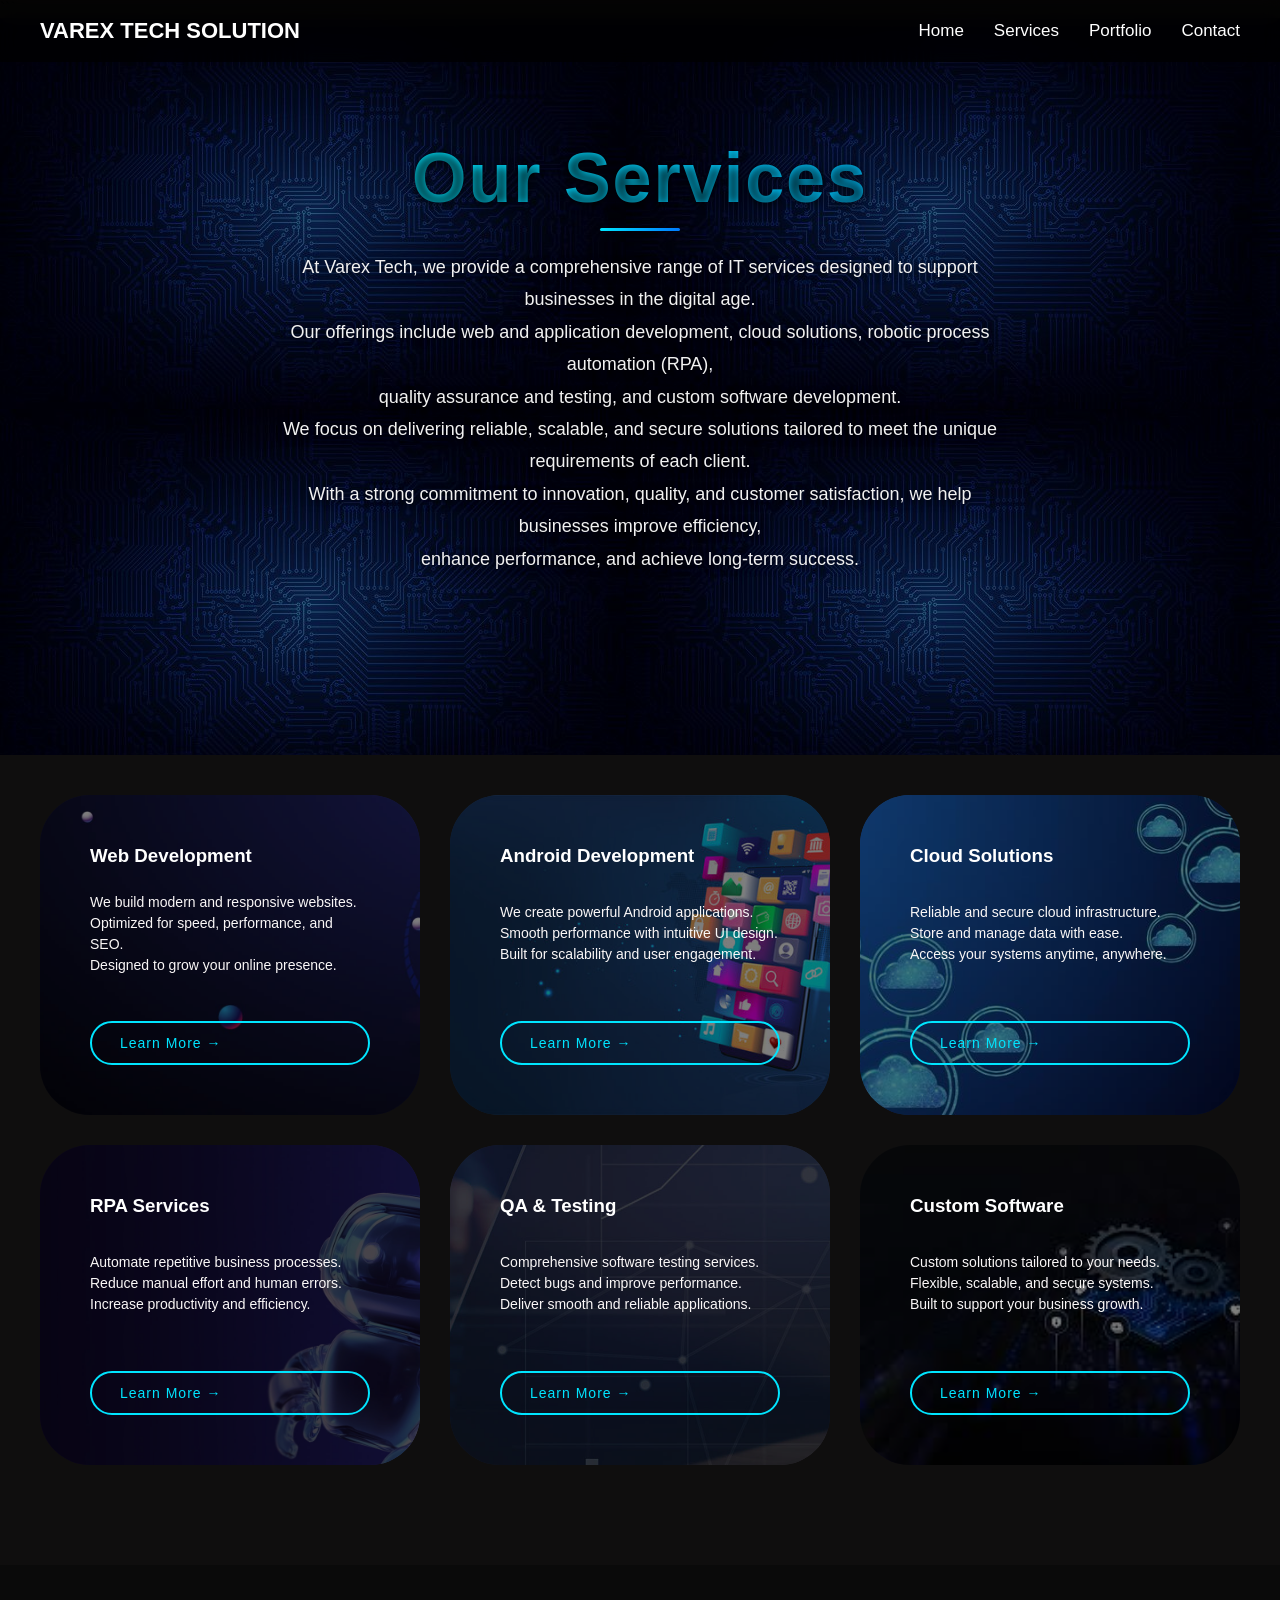
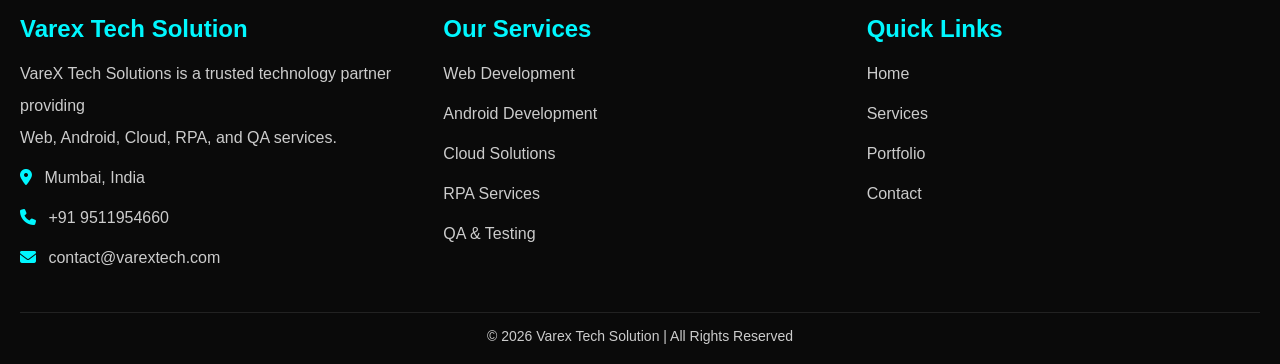
<file: services.html>
<!DOCTYPE html>

<html lang="en">
<head>
    <meta charset="UTF-8">
    <meta name="viewport" content="width=device-width, initial-scale=1.0">
    <title>VAREX TECH SOLUTION</title>
    <link rel="stylesheet" href="services.css">
    <link rel="stylesheet" href="https://cdnjs.cloudflare.com/ajax/libs/font-awesome/6.5.0/css/all.min.css">
</head>
<body>

```
<!-- Navbar -->
<nav class="navbar">
    <div class="logo">VAREX TECH SOLUTION</div>
    <ul class="nav-links">
        <li><a href="index.html">Home</a></li>
        <li><a href="services.html" class="active">Services</a></li>
        <li><a href="portfolio.html">Portfolio</a></li>
        <li><a href="contact.html">Contact</a></li>
    </ul>
</nav>

<!-- Header -->
<header>
    <h1>Our Services</h1>
    <center> 
    <p>
        At Varex Tech, we provide a comprehensive range of IT services designed to support businesses in the digital age.<br> 
        Our offerings include web and application development, cloud solutions, robotic process automation (RPA),<br> quality assurance and testing, and custom software development.<br> 
        We focus on delivering reliable, scalable, and secure solutions tailored to meet the unique requirements of each client.<br> 
        With a strong commitment to innovation, quality, and customer satisfaction, we help businesses improve efficiency,<br> enhance performance, and achieve long-term success.
</center>
</header>

<!-- Services Section -->
<section class="services">
<div class="services-box web-card">
  <h3>Web Development</h3>
  <p>
We build modern and responsive websites.<br>
Optimized for speed, performance, and SEO.<br>
Designed to grow your online presence.
</p>
<a href="web-development.html" class="btn">Learn More →</a>
</div>

<div class="services-box android-card">
  <h3>Android Development</h3>
 <p>
We create powerful Android applications.<br>
Smooth performance with intuitive UI design.<br>
Built for scalability and user engagement.
</p>
<a href="android.html" class="btn">Learn More →</a>
</div>


<div class="services-box cloud-card">
  <h3>Cloud Solutions</h3>
  <p>
Reliable and secure cloud infrastructure.<br>
Store and manage data with ease.<br>
Access your systems anytime, anywhere.
</p>
<a href="cloud.html" class="btn">Learn More →</a>
</div>


<div class="services-box rpa-card">
  <h3>RPA Services</h3>
  <p>
Automate repetitive business processes.<br>
Reduce manual effort and human errors.<br>
Increase productivity and efficiency.
</p>
<a href="rpa.html" class="btn">Learn More →</a>

</div>

<div class="services-box qa-card">
  <h3>QA & Testing</h3>
  <p>
Comprehensive software testing services.<br>
Detect bugs and improve performance.<br>
Deliver smooth and reliable applications.
</p>
<a href="qa.html" class="btn">Learn More →</a>
</div>


<div class="services-box software-card">
  <h3>Custom Software</h3>
  <p>
Custom solutions tailored to your needs.<br>
Flexible, scalable, and secure systems.<br>
Built to support your business growth.
</p>
<a href="custome-software.html" class="btn">Learn More →</a>
</div>

</section>
<footer class="footer">
  <div class="footer-container">

 <!-- Contact Info -->
    <div class="footer-box">
       <h2>Varex Tech Solution</h2>
      <p>VareX Tech Solutions is a trusted technology partner providing <br>Web, Android, Cloud, RPA, and QA services.
      <p><i class="fas fa-map-marker-alt"></i> Mumbai, India</p>
      <p><i class="fas fa-phone"></i> +91 9511954660</p>
      <p><i class="fas fa-envelope"></i> contact@varextech.com</p>
    </div>

    <!--our services-->
    <div class="footer-box">
       <h2>Our Services</h2>
      <p> Web Development</p>
      <p>Android Development</p>
      <p>Cloud Solutions</p>
      <p>RPA Services</p>
      <p>QA & Testing</p>
    </div>
    <!-- Quick Links -->
    <div class="footer-box">
      <h2>Quick Links</h2>
      <p><a href="index.html">Home</a></p>
      <p><a href="services.html">Services</a></p>
      <p><a href="portfolio.html">Portfolio</a></p>
      <p><a href="contact.html">Contact</a></p>
    </div>

  </div>

  <!-- Bottom -->
  <div class="footer-bottom">
    <p>© 2026 Varex Tech Solution | All Rights Reserved</p>
  </div>
</footer>

</body>
</html>
</file>
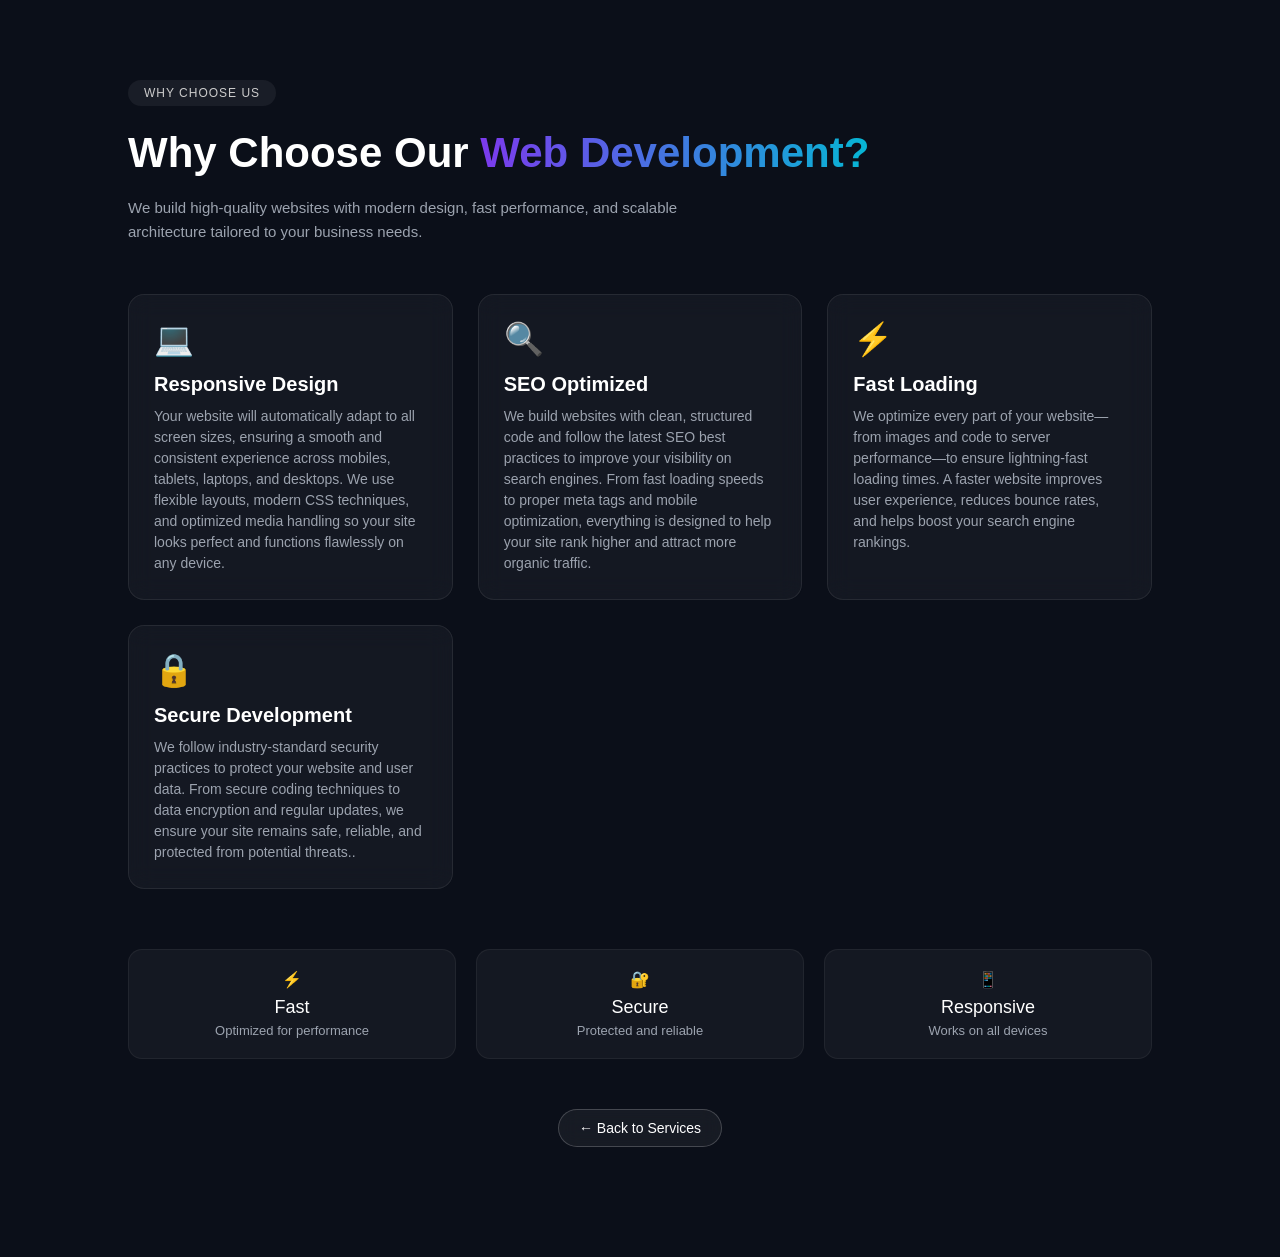
<file: web-development.html>
<!DOCTYPE html>
<html lang="en">
<head>
  <meta charset="UTF-8">
  <meta name="viewport" content="width=device-width, initial-scale=1.0">
  <title>Why Choose Us</title>
  <link rel="stylesheet" href="web-dev.css">
</head>
<body>

<section class="why-section">
  <div class="container">

    <span class="badge">WHY CHOOSE US</span>

    <h1 class="title">
      Why Choose Our <span>Web Development?</span>
    </h1>

    <p class="subtitle">
      We build high-quality websites with modern design, fast performance,
      and scalable architecture tailored to your business needs.
    </p>

    <!-- Cards -->
    <div class="cards">

      <div class="card">
        <div class="icon">💻 </div>
        <h3>Responsive Design</h3>
        <p>Your website will automatically adapt to all screen sizes, ensuring a smooth and consistent experience across mobiles, tablets, laptops, and desktops. We use flexible layouts, modern CSS techniques, and optimized media handling so your site looks perfect and functions flawlessly on any device.</p>
      </div>

      <div class="card">
        <div class="icon">🔍</div>
        <h3>SEO Optimized</h3>
        <p>We build websites with clean, structured code and follow the latest SEO best practices to improve your visibility on search engines. From fast loading speeds to proper meta tags and mobile optimization, everything is designed to help your site rank higher and attract more organic traffic.</p>
      </div>

      <div class="card">
        <div class="icon">⚡</div>
        <h3>Fast Loading</h3>
        <p>We optimize every part of your website—from images and code to server performance—to ensure lightning-fast loading times. A faster website improves user experience, reduces bounce rates, and helps boost your search engine rankings.</p>
      </div>

      <div class="card">
        <div class="icon">🔒</div>
        <h3>Secure Development</h3>
        <p>We follow industry-standard security practices to protect your website and user data. From secure coding techniques to data encryption and regular updates, we ensure your site remains safe, reliable, and protected from potential threats..</p>
      </div>

    </div>

    <!-- Bottom Features -->
    <div class="bottom-features">
      <div class="feature">
        ⚡ <span>Fast</span>
        <p>Optimized for performance</p>
      </div>

      <div class="feature">
        🔐 <span>Secure</span>
        <p>Protected and reliable</p>
      </div>

      <div class="feature">
        📱 <span>Responsive</span>
        <p>Works on all devices</p>
      </div>
    </div>
<div class="back-center">
  <a href="services.html" class="back-btn">← Back to Services</a>
</div>
  </div>
</section>

</body>
</html>
</file>
<file: style.css>
* {
  box-sizing: border-box;
}

body {
  overflow-x: hidden;
}
body {
  margin: 0;
  font-family: Arial, sans-serif;
  background: #100f0F;
  color: white;
}

/* Header */
header {
  display: flex;
  justify-content: space-between;
  padding: 20px;
  background: rgb(46, 2, 244);
}

nav  a {
  margin: 0 10px;
  color: white;
  text-decoration: none;
}

/* Hero Section */

 .hero {
  min-height: 100vh;

  display: flex;
  flex-direction: column;
  justify-content: center;
  align-items: center;

  text-align: center;
  padding: 120px 20px 60px;

  background: url("images/bg-small.jpg") center/cover no-repeat;

  position: relative;
}

/* Dark overlay for better text visibility */
.hero::before {
  content: "";
  position: absolute;
  top: 0;
  left: 0;
  width: 100%;
  height: 100%;
  background: rgba(0,0,0,0.6);
}

/* Keep text above overlay */
.hero h1, 
.hero p, 
.hero button {
  position: relative;
  z-index: 1;
}


/* Features */
.features {
  display: flex;
  justify-content: space-around;
  padding: 5px;
  font-size: 30px;
  font-style: italic;
}

/* Container */

/* DESKTOP */
.services {
  display: grid;
  grid-template-columns: repeat(3, 1fr);
  gap: 40px;
  padding: 40px;
  max-width: 1200px;
  margin: auto;
}

/* SMALL LAPTOP */
@media (max-width: 1024px) {
  .services {
    grid-template-columns: repeat(3, 1fr);
    gap: 30px;
  }
}

/* TABLET */
@media (max-width: 900px) {
  .services {
    grid-template-columns: repeat(2, 1fr);
    gap: 25px;
    padding: 30px;
  }
}

/* MOBILE */
@media (max-width: 600px) {
  .services {
    grid-template-columns: 1fr;
    gap: 20px;
    padding: 20px;
  }
}

/* Card Style */
.card {
    width: 100%;
    min-height: 160px;

    background: #121212; /* solid background for separation */

    border-radius: 15px;
    padding: 25px;

    transition: 0.3s ease;
    cursor: pointer;

    position: relative;
    overflow: hidden;

    /* 👇 THIS CREATES GAP VISUALLY */
    border: 1px solid rgba(255,255,255,0.08);

    /* 👇 floating card effect */
    box-shadow: 0 10px 25px rgba(0,0,0,0.6);
}
/* Glow border effect */
.card::before {
    content: "";
    position: absolute;
    inset: -1px; /* 👈 slight outside glow */
    border-radius: 15px;
    padding: 2px;

    background: linear-gradient(45deg, #00f0ff, #ff00c8);

    -webkit-mask: linear-gradient(#000 0 0) content-box, linear-gradient(#000 0 0);
            mask: linear-gradient(#000 0 0) content-box, linear-gradient(#000 0 0);

    -webkit-mask-composite: xor;
            mask-composite: exclude;

    opacity: 0.7; /* 👈 softer */
}

/* Hover Effect */
.card:hover {
    transform: translateY(-10px) scale(1.03);
    box-shadow: 0 0 25px rgba(0, 255, 255, 0.3);
}

/* Title */
.card h3 {
    margin-bottom: 10px;
    font-size: 20px;
}

/* Text */
.card p {
    color: #ccc;
    font-size: 14px;
}

.card-icon {
    font-size: 35px;
    margin-bottom: 15px;

    background: linear-gradient(45deg, #00f0ff, #ff00c8);

    /* ✅ Add BOTH */
    -webkit-background-clip: text;
            background-clip: text;

    -webkit-text-fill-color: transparent;
    color: transparent;

    display: inline-block;
}
.card:hover .card-icon {
    transform: scale(1.2) rotate(5deg);
    transition: 0.3s;
}

/* Footer */
footer {
  text-align: center;
  padding: 20px;
  background: black;
}

/* Text Animation */
.hero h1 {
  opacity: 0;
  transform: translateY(40px);
  animation: fadeUp 1s ease forwards;
}

.hero p {
  opacity: 0;
  transform: translateY(40px);
  animation: fadeUp 1.5s ease forwards;
}

.hero button {
  opacity: 0;
  transform: translateY(40px);
  animation: fadeUp 2s ease forwards;
}

/* Keyframes */
@keyframes fadeUp {
  to {
    opacity: 1;
    transform: translateY(0);
  }
}

.hero h1 {
  font-size: 75px;
  text-shadow: 0 0 10px purple, 0 0 20px blue;
}

/* Main button style */
.hero-btn {
  padding: 18px 36px;              /* Comfortable size */
  font-size: 25px;
  font-weight: 600;

  color: #fff;                     /* White text */
  background: linear-gradient(90deg, #00c6ff, #0072ff); /* Blue gradient */

  border: none;
  border-radius: 30px;             /* Rounded pill shape */
  cursor: pointer;

  /* Smooth transitions */
  transition: all 0.3s ease;

  /* Subtle glow */
  box-shadow: 0 0 10px rgba(0, 198, 255, 0.5);

  margin-top: 20px;                /* Space from text */
}

/* Hover effect */
.hero-btn:hover {
  transform: translateY(-3px);     /* Lift effect */

  /* Stronger glow on hover */
  box-shadow: 0 0 20px rgba(0, 198, 255, 0.8),
              0 0 40px rgba(0, 114, 255, 0.6);

  background: linear-gradient(90deg, #0072ff, #00c6ff); /* Reverse gradient */
}

/* Click (active) effect */
.hero-btn:active {
  transform: scale(0.96);          /* Press effect */
}

/* Optional: fade-in animation (sync with text) */
.hero-btn {
  opacity: 0;
  transform: translateY(20px);
  animation: fadeUpBtn 1s ease-out forwards;
  animation-delay: 1.8s;           /* Appears after subtitle */
}

/* Animation */
@keyframes fadeUpBtn {
  to {
    opacity: 1;
    transform: translateY(0);
  }
}

.hero-btn::before {
  content: "";
  position: absolute;
  inset: -2px;
  border-radius: 30px;
  background: linear-gradient(90deg, #00c6ff, #8e2de2);
  z-index: -1;
  filter: blur(8px);
  opacity: 0;
  transition: 0.3s;
}

.hero-btn:hover::before {
  opacity: 1;
}
header {
  position: fixed;
  width: 100%;
  top: 0;

  background: rgba(20, 20, 40, 0.4);
  backdrop-filter: blur(10px);
  -webkit-backdrop-filter: blur(10px);

  border-bottom: 1px solid rgba(255,255,255,0.1);
}

.hero h1 {
  text-shadow: 
    0 0 8px rgba(168,85,247,0.5),
    0 0 15px rgba(59,130,246,0.4);
}

.hero {
  position: relative;
}

.hero::before {
  content: "";
  position: absolute;
  width: 100%;
  height: 100%;
  background: rgba(0,0,0,0.6);
}

.hero * {
  position: relative;
}

/* Main hero text */
.hero-text {
  font-size: clamp(32px, 7vw, 75px);
  font-weight: bold;
  text-align: center;
  color: #ffffff;
  line-height: 1.2;
}

/* Each word animation */
.hero-text span {
  display: inline-block;

  opacity: 0;
  transform: translateY(20px);

  animation: wordReveal 0.6s ease forwards;
}

/* Stagger effect (word by word) */
.hero-text span:nth-child(1) { animation-delay: 0.2s; }
.hero-text span:nth-child(2) { animation-delay: 0.4s; }
.hero-text span:nth-child(3) { animation-delay: 0.6s; }
.hero-text span:nth-child(4) { animation-delay: 0.8s; }
.hero-text span:nth-child(5) { animation-delay: 1s; }
.hero-text span:nth-child(6) { animation-delay: 1.2s; }
.hero-text span:nth-child(7) { animation-delay: 1.4s; }

/* Fade-up animation */
@keyframes fadeUp {
  to {
    opacity: 1;
    transform: translateY(0);
  }
}

/* Word reveal animation */
@keyframes wordReveal {
  to {
    opacity: 1;
    transform: translateY(0);
  }
}

/* Subtitle / description text */
.hero-subtext {
  font-size: 22px;          /* Increase size (adjust 18–22px if needed) */
  color: #dcdcdc;           /* Slightly softer than pure white */

  margin-top: -15px;        /* Move it UP (reduce gap from heading) */

  text-align: center;

  /* Optional: smooth fade-in */
  opacity: 0;
  transform: translateY(20px);
  animation: fadeUpSub 1s ease-out forwards;
  animation-delay: 1.5s;    /* Appears after main heading */
}

/* Animation */
@keyframes fadeUpSub {
  to {
    opacity: 1;
    transform: translateY(0);
  }
}

body {
  margin: 0;
  font-family: Arial, sans-serif;
}

.logo {
   color: white;
  font-weight: bold;
  font-size: 18px;
  margin-bottom: 10px;
  text-align: center;
}
/* ===== MODERN MOBILE NAVBAR ===== */

@media (max-width: 768px) {

  .navbar {
    flex-direction: row;
    justify-content: space-between;
    align-items: center;

    padding: 15px 20px;
  }

  .logo {
    font-size: 16px;
  }

  .nav-links {
    flex-direction: row;
    gap: 12px;

    flex-wrap: wrap;
    justify-content: flex-end;
  }

  .nav-links a {
    font-size: 13px;
  }

}

/* ===== MODERN HERO MOBILE ===== */

@media (max-width: 768px) {

  .hero {
    min-height: 90vh;

    padding: 120px 20px 60px;

    background-position: center;
    background-size: cover;

    justify-content: center;
  }

  .hero-text {
    font-size: 42px;

    line-height: 1.2;

    text-align: center;

    max-width: 100%;
  }

  .hero-subtext {
    font-size: 16px;

    line-height: 1.7;

    margin-top: 15px;

    max-width: 95%;
  }

  .hero-btn {
    margin-top: 30px;

    font-size: 18px;

    padding: 14px 28px;

    border-radius: 50px;
  }

}
/* Hide menu initially */
.nav-links {
  list-style: none;
  display: flex;
  gap: 15px;
  margin:0;
    flex-wrap: wrap;
    justify-content: center;
    padding: 0;
}

.nav-links li {
  display: inline;
}

.nav-links a {
  color: white;
  text-decoration: none;
  font-size: 14px;
  transition: 0.3s;
}


.navbar {
  position: fixed;   /* stays on top */
  top: 0;
  left: 0;
  width: 100%;
  display: flex;
  justify-content: space-between;
  align-items: center;
  padding: 15px 30px;
  background: rgba(0, 0, 0, 0.6); /* transparent effect */
  z-index: 1000; /* VERY IMPORTANT */
  box-sizing: border-box;
}

/* HOVER EFFECT */
.nav-links a:hover {
  color: #00c3ff;
}

/*Workflow*/
.workflow {
  padding: 30px 20px;
  text-align: center;
  background: #141414;
}

.workflow h2 {
  font-size: 50px;
  margin-bottom: 50px;
  font-weight: bold;
  color: #fffdfd;
}

.steps {
  display: flex;
  justify-content: center;
  gap: 30px;
  flex-wrap: wrap;
}

.step {
  background: #020202;
  padding: 25px;
  border-radius: 15px;
  width: 220px;
  box-shadow: 0 10px 25px rgba(0,0,0,0.08);
  transition: 0.3s ease;
}

.step:hover {
  transform: translateY(-10px);
  box-shadow: 0 15px 35px rgba(0,0,0,0.15);
}

.circle {
  width: 60px;
  height: 60px;
  margin: 0 auto 15px;
  border-radius: 50%;
  background: linear-gradient(135deg, #dfe9f3, #ffffff);
  display: flex;
  align-items: center;
  justify-content: center;
  font-size: 20px;
  font-weight: bold;
  color: #555;
  transition: 0.3s;
}

.circle.active {
  background: linear-gradient(135deg, #4facfe, #00f2fe);
  color: #fff;
}

.step:hover .circle {
  background: linear-gradient(135deg, #4facfe, #00f2fe);
  color: #fff;
}

.step h3 {
  margin: 10px 0;
  font-size: 18px;
  color: #f6f4f4;
}

.step p {
  font-size: 14px;
  color: #faf5f5;
}
html {
  scroll-behavior: smooth;
}
.footer {
  background: #0a0a0a;
  color: #ccc;
  padding: 50px 20px 20px;
  margin-top: 60px;
}

.footer-container {
  display: flex;
  flex-wrap: wrap;
  justify-content: space-between;
  gap: 30px;
}

.footer-box {
  flex: 1;
  min-width: 250px;
  font-size: 16px;
}

.footer-box h2,
.footer-box h3 {
  color: #00f7ff;
  margin-bottom: 15px;
}

.footer-box p {
  margin: 8px 0;
  font-size: 16px;
  line-height: 2.0;
}

.footer-box i {
  margin-right: 8px;
  color: #00f7ff;
}

/* Links */
.footer-box a {
  display: block;
  color: #ccc;
  text-decoration: none;
  margin: 6px 0;
  transition: 0.3s;
}

.footer-box a:hover {
  color: #00f7ff;
}

/* Bottom */
.footer-bottom {
  text-align: center;
  margin-top: 30px;
  border-top: 1px solid #222;
  padding-top: 15px;
  font-size: 14px;
}

@media (max-width: 768px) {

  .navbar {
    flex-direction: column;
    padding: 15px;
  }

  .logo {
    margin-bottom: 10px;
    text-align: center;
  }

  .nav-links {
    flex-wrap: wrap;
    justify-content: center;
    gap: 15px;
    padding: 0;
    margin: 0;
  }

  .nav-links a {
    font-size: 14px;
  }

}

@media (max-width: 768px) {
  .hero h1 {
    font-size: 32px;
    padding: 0 10px;
  }

  .hero-subtext {
    font-size: 16px;
    padding: 0 10px;
  }

  .hero-btn {
    font-size: 18px;
    padding: 12px 24px;
  }
}
@media (max-width: 768px) {
  .steps {
    flex-direction: column;
    align-items: center;
  }

  .step {
    width: 90%;
  }
}
@media (max-width: 768px) {
  .footer-container {
    flex-direction: column;
    text-align: center;
  }

  .footer-box {
    min-width: 100%;
  }
}


/* =========================
   DESKTOP NAVBAR
========================= */

.navbar {
  position: fixed;
  top: 0;
  left: 0;
  width: 100%;

  display: flex;
  justify-content: space-between;
  align-items: center;

  padding: 18px 40px;

  background: rgba(0,0,0,0.7);
  backdrop-filter: blur(10px);

  z-index: 1000;
}

.logo {
  color: white;
  font-size: 22px;
  font-weight: bold;
}

/* DESKTOP MENU */
.nav-links {
  display: flex;
  gap: 30px;
  list-style: none;
}

.nav-links a {
  color: white;
  text-decoration: none;
  font-size: 17px;
  transition: 0.3s;
}

.nav-links a:hover {
  color: #00c3ff;
}

/* HAMBURGER HIDDEN ON DESKTOP */
.menu-toggle {
  display: none;
}

/* MOBILE VIEW */

@media(max-width:768px){

  .menu-toggle{
    display:block;
    position:absolute;
    left:15px;
    top:50%;
    transform:translateY(-50%);
    font-size:28px;
    cursor:pointer;
    color: white;
  }

  .logo{
    font-size:18px;
    margin:auto;
  }

  .nav-links{
    display:none;
    flex-direction:column;

    position:absolute;
    top:70px;
    left:0;

    width:220px;
    height:100vh;

    background:#000;
    padding:30px 20px;
  }

  .nav-links.active{
    display:flex;
  }

}
</file>
<file: Android-app.css>
/* GOOGLE FONT */
@import url('https://fonts.googleapis.com/css2?family=Poppins:wght@300;400;500;600&display=swap');

*{
  margin:0;
  padding:0;
  box-sizing:border-box;
  font-family:'Poppins', sans-serif;
}

/* BODY */
body{
  background:#0f172a;
  color:white;
}

/* NAVBAR */
.navbar{
  width:100%;
  padding:20px 8%;
  display:flex;
  justify-content:space-between;
  align-items:center;
  background:#111827;
  position:sticky;
  top:0;
  z-index:1000;
}

.logo{
  font-size:24px;
  font-weight:600;
  color:#38bdf8;
}

/* HEADER */
.portfolio-header{
  text-align:center;
  padding:20px 10px 10px;
}

.portfolio-header h1{
  font-size:42px;
  margin-bottom:15px;
  color:#38bdf8;
}

.portfolio-header p{
  max-width:700px;
  margin:auto;
  color:#cbd5e1;
  line-height:1.8;
}

/* PROJECT DETAILS */
.project-details{
  width:90%;
  max-width:1100px;
  margin:40px auto;
  background:#1e293b;
  padding:40px;
  border-radius:20px;
  box-shadow:0 0 20px rgba(0,0,0,0.3);
}

/* PROJECT IMAGE */
.project-details img{
  width:100%;
  border-radius:15px;
  margin-bottom:30px;
}

/* HEADING */
.project-details h2{
  margin-top:25px;
  margin-bottom:15px;
  color:#38bdf8;
  font-size:28px;
}

/* PARAGRAPH */
.project-details p{
  color:#e2e8f0;
  line-height:1.9;
  margin-bottom:20px;
}

/* FEATURES LIST */
.project-details ul{
  margin-left:20px;
  margin-top:10px;
}

.project-details ul li{
  margin-bottom:12px;
  color:#cbd5e1;
  line-height:1.7;
}

/* APP PREVIEW SECTION */
.app-preview{
  margin-top:40px;
}

.preview-box{
  background:#0f172a;
  padding:25px;
  border-radius:15px;
  border:1px solid #334155;
  margin-top:20px;
}

.preview-box h3{
  color:#38bdf8;
  margin-bottom:10px;
}

.preview-box p{
  color:#cbd5e1;
}

/* BUTTON */
.btn{
  display:inline-block;
  margin-top:25px;
  padding:12px 28px;
  background:#38bdf8;
  color:white;
  text-decoration:none;
  border-radius:8px;
  transition:0.3s;
}

.btn:hover{
  background:#0ea5e9;
  transform:translateY(-3px);
}

/* MOBILE RESPONSIVE */
@media(max-width:768px){

  .navbar{
    padding:18px 5%;
  }

  .logo{
    font-size:18px;
  }

  .portfolio-header h1{
    font-size:30px;
  }

  .project-details{
    padding:25px;
  }

  .project-details h2{
    font-size:24px;
  }

}
</file>
<file: android.css>
/* Reset */
* {
  margin: 0;
  padding: 0;
  box-sizing: border-box;
  font-family: 'Poppins', sans-serif;
}

/* Body */
body {
  background: #0b0f19;
  color: #fff;
}

/* Top Bar */
.top-bar {
  padding: 20px 10%;
}


/* Back Button */
.back-btn {
  display: inline-block;
  margin-bottom: 30px;
  padding: 10px 20px;
  color: #fff;
  text-decoration: none;
  border-radius: 30px;
  font-size: 14px;
  border: 1px solid rgba(255,255,255,0.2);
  background: rgba(255,255,255,0.05);
  backdrop-filter: blur(10px);
  transition: all 0.3s ease;
}

/* Hover Effect */
.back-btn:hover {
  background: linear-gradient(90deg, #7c3aed, #06b6d4);
  border-color: transparent;
  box-shadow: 0 0 15px rgba(124, 58, 237, 0.5);
  transform: translateY(-2px);
}
.back-center {
  display: flex;
  justify-content: center;
  margin-top: 50px;
}
/* Hero */
.hero {
  padding: 80px 10%;
  text-align: center;
}

.hero h1 {
  font-size: 48px;
  margin-bottom: 15px;
}

.hero span {
  background: linear-gradient(90deg, #7c3aed, #06b6d4);
  -webkit-background-clip: text;
  background-clip: text;
  -webkit-text-fill-color: transparent;
}

.hero p {
  max-width: 600px;
  margin: auto;
  color: #aaa;
  margin-bottom: 30px;
}

/* CTA Button */
.cta-btn {
  padding: 12px 25px;
  border-radius: 30px;
  text-decoration: none;
  color: #fff;
  background: linear-gradient(90deg, #7c3aed, #06b6d4);
  transition: 0.3s;
}

.cta-btn:hover {
  opacity: 0.8;
}

/* Services */
.services {
  padding: 60px 10%;
  text-align: center;
}

.services h2 {
  margin-bottom: 40px;
}

/* Cards */
.cards {
  display: grid;
  grid-template-columns: repeat(auto-fit, minmax(250px, 1fr));
  gap: 25px;
}

.card {
  padding: 25px;
  border-radius: 15px;
  background: rgba(255,255,255,0.05);
  border: 1px solid rgba(255,255,255,0.1);
  transition: 0.3s;
}

.card:hover {
  transform: translateY(-10px);
  box-shadow: 0 0 20px rgba(124,58,237,0.4);
}

.icon {
  font-size: 30px;
  margin-bottom: 10px;
}

/* Features */
.features {
  padding: 60px 10%;
  display: flex;
  gap: 20px;
  flex-wrap: wrap;
}

.feature-box {
  flex: 1;
  min-width: 250px;
  padding: 20px;
  border-radius: 12px;
  background: rgba(255,255,255,0.05);
  text-align: center;
}

/* Responsive */
@media (max-width: 768px) {
  .hero h1 {
    font-size: 32px;
  }

  .features {
    flex-direction: column;
  }
}
</file>
<file: Business-website.css>
/* GOOGLE FONT */
@import url('https://fonts.googleapis.com/css2?family=Poppins:wght@300;400;500;600&display=swap');

*{
  margin:0;
  padding:0;
  box-sizing:border-box;
  font-family:'Poppins', sans-serif;
}

/* BODY */
body{
  background:#0f172a;
  color:white;
}

/* NAVBAR */
.navbar{
  width:100%;
  padding:20px 8%;
  display:flex;
  justify-content:space-between;
  align-items:center;
  background:#111827;
  position:sticky;
  top:0;
  z-index:1000;
}

.logo{
  font-size:24px;
  font-weight:600;
  color:#38bdf8;
}

/* HEADER */
.portfolio-header{
  text-align:center;
  padding:20px 10px 10px;
}

.portfolio-header h1{
  font-size:42px;
  margin-bottom:15px;
  color:#38bdf8;
}

.portfolio-header p{
  max-width:700px;
  margin:auto;
  color:#cbd5e1;
  line-height:1.8;
}

/* PROJECT DETAILS */
.project-details{
  width:90%;
  max-width:1100px;
  margin:40px auto;
  background:#1e293b;
  padding:40px;
  border-radius:20px;
  box-shadow:0 0 20px rgba(0,0,0,0.3);
}

/* PROJECT IMAGE */
.project-details img{
  width:100%;
  border-radius:15px;
  margin-bottom:30px;
}

/* HEADING */
.project-details h2{
  margin-top:25px;
  margin-bottom:15px;
  color:#38bdf8;
  font-size:28px;
}

/* PARAGRAPH */
.project-details p{
  color:#e2e8f0;
  line-height:1.9;
  margin-bottom:20px;
}

/* FEATURES LIST */
.project-details ul{
  margin-left:20px;
  margin-top:10px;
}

.project-details ul li{
  margin-bottom:12px;
  color:#cbd5e1;
  line-height:1.7;
}

/* APP PREVIEW SECTION */
.app-preview{
  margin-top:40px;
}

.preview-box{
  background:#0f172a;
  padding:25px;
  border-radius:15px;
  border:1px solid #334155;
  margin-top:20px;
}

.preview-box h3{
  color:#38bdf8;
  margin-bottom:10px;
}

.preview-box p{
  color:#cbd5e1;
}

/* BUTTON */
.btn{
  display:inline-block;
  margin-top:25px;
  padding:12px 28px;
  background:#38bdf8;
  color:white;
  text-decoration:none;
  border-radius:8px;
  transition:0.3s;
}

.btn:hover{
  background:#0ea5e9;
  transform:translateY(-3px);
}

/* MOBILE RESPONSIVE */
@media(max-width:768px){

  .navbar{
    padding:18px 5%;
  }

  .logo{
    font-size:18px;
  }

  .portfolio-header h1{
    font-size:30px;
  }

  .project-details{
    padding:25px;
  }

  .project-details h2{
    font-size:24px;
  }

}
</file>
<file: cloud.css>
/* Reset */
* {
  margin: 0;
  padding: 0;
  box-sizing: border-box;
  font-family: 'Poppins', sans-serif;
}

/* Body */
body {
  background: #0b0f19;
  color: #fff;
}

/* Top Bar */
.top-bar {
  padding: 20px 10%;
}
/* Back Button */
.back-btn {
  display: inline-block;
  margin-bottom: 30px;
  padding: 10px 20px;
  color: #fff;
  text-decoration: none;
  border-radius: 30px;
  font-size: 14px;
  border: 1px solid rgba(255,255,255,0.2);
  background: rgba(255,255,255,0.05);
  backdrop-filter: blur(10px);
  transition: all 0.3s ease;
}

/* Hover Effect */
.back-btn:hover {
  background: linear-gradient(90deg, #7c3aed, #06b6d4);
  border-color: transparent;
  box-shadow: 0 0 15px rgba(124, 58, 237, 0.5);
  transform: translateY(-2px);
}
.back-center {
  display: flex;
  justify-content: center;
  margin-top: 50px;
}
/* Hero */
.hero {
  padding: 80px 10%;
  text-align: center;
}

.hero h1 {
  font-size: 48px;
  margin-bottom: 15px;
}

.hero span {
  background: linear-gradient(90deg, #7c3aed, #06b6d4);
  -webkit-background-clip: text;
  background-clip: text;
  -webkit-text-fill-color: transparent;
}

.hero p {
  max-width: 600px;
  margin: auto;
  color: #aaa;
  margin-bottom: 30px;
}

/* CTA */
.cta-btn {
  padding: 12px 25px;
  border-radius: 30px;
  text-decoration: none;
  color: #fff;
  background: linear-gradient(90deg, #7c3aed, #06b6d4);
  transition: 0.3s;
}

.cta-btn:hover {
  opacity: 0.8;
}

/* Services */
.services {
  padding: 60px 10%;
  text-align: center;
}

.services h2 {
  margin-bottom: 40px;
}

/* Cards */
.cards {
  display: grid;
  grid-template-columns: repeat(auto-fit, minmax(250px, 1fr));
  gap: 25px;
}

.card {
  padding: 25px;
  border-radius: 15px;
  background: rgba(255,255,255,0.05);
  border: 1px solid rgba(255,255,255,0.1);
  transition: 0.3s;
}

.card:hover {
  transform: translateY(-10px);
  box-shadow: 0 0 20px rgba(6,182,212,0.4);
}

.icon {
  font-size: 30px;
  margin-bottom: 10px;
}

/* Features */
.features {
  padding: 60px 10%;
  display: flex;
  gap: 20px;
  flex-wrap: wrap;
}

.feature-box {
  flex: 1;
  min-width: 250px;
  padding: 20px;
  border-radius: 12px;
  background: rgba(255,255,255,0.05);
  text-align: center;
}

/* Responsive */
@media (max-width: 768px) {
  .hero h1 {
    font-size: 32px;
  }

  .features {
    flex-direction: column;
  }
}
</file>
<file: contact.css>
* {
  margin: 0;
  padding: 0;
  box-sizing: border-box;
  font-family: 'Poppins', sans-serif;
}

body {
  background: radial-gradient(circle at top, #0f2027, #000000);
  color: #030303;
  overflow-x: hidden;
}

.logo {
   color: white;
  font-weight: bold;
  font-size: 22px;
}

/* Hide menu initially */
.nav-links {
  list-style: none;
  display: flex;
  gap: 30px;
 
}

.nav-links li {
  display: inline;
}

.nav-links a {
  color: white;
  text-decoration: none;
  font-size: 17px;
  transition: 0.3s;
}


.navbar {
  position: fixed;   /* stays on top */
  top: 0;
  left: 0;
  width: 100%;
  display: flex;
  justify-content: space-between;
  align-items: center;
  padding: 18px 40px;
  background: rgba(0, 0, 0, 0.6); /* transparent effect */
  z-index: 1000; /* VERY IMPORTANT */
 
  backdrop-filter: blur(10px);
}

/* HOVER EFFECT */
.nav-links a:hover {
  color: #00c3ff;
}

/* Header */
.contact-header {
  text-align: center;
  padding: 80px 20px;
}

.contact-header h1 {
  font-size: 55px;
  background: linear-gradient(90deg, #00f7ff, #00c6ff, #0072ff);
  background-clip: text;
  -webkit-background-clip: text;
  color: transparent;
  animation: glow 2s infinite alternate;
}

@keyframes glow {
  from { text-shadow: 0 0 10px #00f7ff; }
  to { text-shadow: 0 0 25px #00c6ff; }
}

.contact-header p {
  color: #bbb;
  margin-top: 10px;
  line-height: 2.0;
}

.contact-header p{
   max-width: 750px;
    margin: auto;
    font-size: 18px;
    line-height: 1.8;
       color: #f1f1f1;
    animation: fadeUp 1.5s ease;
}
@keyframes fadeDown {
    from { opacity: 0; transform: translateY(-30px); }
    to { opacity: 1; transform: translateY(0); }
}

@keyframes fadeUp {
    from { opacity: 0; transform: translateY(30px); }
    to { opacity: 1; transform: translateY(0); }
}
/* ===== CONTACT MOBILE ===== */

@media (max-width: 768px) {

  .contact-container {
    flex-direction: column;
    padding: 20px;
  }

  .contact-info,
  .contact-form {
    min-width: 100%;
    padding: 20px;
  }

}
/* Container */
/* ===== CONTACT CONTAINER RESPONSIVE ===== */

.contact-container {
  display: flex;
  flex-wrap: wrap;
  padding: 60px;
  gap: 100px;
  justify-content: center;
  align-items: stretch;
  max-width: 1300px;
  margin: auto;
}

/* Glass Card */
.contact-info,
.contact-form {
  flex: 1;
  width: 100%;
  padding: 30px;
  border-radius: 20px;
  background: rgba(255,255,255,0.05);
  backdrop-filter: blur(15px);
  box-shadow: 0 0 25px rgba(0,255,255,0.2);
  transition: 0.3s;
}

.contact-info:hover,
.contact-form:hover {
  transform: translateY(-10px);
  box-shadow: 0 0 40px rgba(0,255,255,0.5);
}

/* Info */
.contact-info h2 {
  color: #00f7ff;
  margin-bottom: 15px;
}

.contact-info p {
  color: #ccc;
}

.info-box {
  display: flex;
  align-items: center;
  margin-top: 15px;
}

.info-box i {
  font-size: 20px;
  margin-right: 10px;
  color: #00f7ff;
}

/* Inputs */
.input-box {
  margin-bottom: 15px;
}

.input-box input,
.input-box textarea {
  width: 100%;
  padding: 15px;
  border-radius: 10px;
  border: none;
  background: rgba(255,255,255,0.08);
  color: #fff;
  transition: 0.3s;
  
}

.input-box input:focus,
.input-box textarea:focus {
  outline: none;
  box-shadow: 0 0 10px #00f7ff;
}

.input-box input:hover,
.input-box textarea:hover {
  transform: translateY(-10px);
  box-shadow: 0 0 40px rgba(0,255,255,0.5);
}
/* Button */
.btn {
  width: 100%;
  padding: 12px;
  border-radius: 25px;
  border: none;
  background: linear-gradient(90deg, #00f7ff, #0072ff);
  color: #000;
  font-weight: bold;
  cursor: pointer;
  transition: 0.3s;
}

.btn:hover {
  box-shadow: 0 0 20px #00f7ff;
  transform: scale(1.05);
}
.whatsapp-float {
  position: fixed;
  bottom: 20px;
  right: 20px;
  background: #25D366;
  color: white;
  padding: 12px 18px;
  border-radius: 50px;
  font-size: 14px;
  text-decoration: none;
  display: inline-flex;   /* FIX */
  align-items: center;
  justify-content: center;
  width: auto;            /* IMPORTANT */
  height: auto;           /* IMPORTANT */
  z-index: 9999;
  box-shadow: 0 4px 12px rgba(0,0,0,0.3);
  transition: 0.3s;
}

/* Hover */
.whatsapp-float:hover {
  background: #1ebe5d;
  transform: scale(1.05);
}
.whatsapp-float i {
  margin-right: 6px;
}
/* ===== MOBILE NAVBAR ===== */

@media (max-width: 768px) {

  .navbar {
    flex-direction: column;
    gap: 10px;
    padding: 15px;
  }

  .logo {
    text-align: center;
    font-size: 20px;
  }

  .nav-links {
    flex-wrap: wrap;
    justify-content: center;
    gap: 15px;
    margin-right: 0;
  }

  .nav-links a {
    font-size: 14px;
  }

}
/* ===== CONTACT HEADER RESPONSIVE ===== */

@media (max-width: 768px) {

  .contact-header {
    padding: 120px 20px 60px;
  }

  .contact-header h1 {
    font-size: 38px;
  }

  .contact-header p {
    font-size: 15px;
    line-height: 1.7;
    padding: 0 10px;
  }

}
/* ===== INPUT RESPONSIVE ===== */

@media (max-width: 600px) {

  .input-box input,
  .input-box textarea {
    font-size: 14px;
    padding: 12px;
  }

  .btn {
    padding: 14px;
    font-size: 14px;
  }

}
/* ===== WHATSAPP BUTTON MOBILE ===== */

@media (max-width: 600px) {

  .whatsapp-float {
    bottom: 15px;
    right: 15px;
    font-size: 13px;
    padding: 10px 15px;
  }

}

/* ================= LAPTOP ======================== */


@media (max-width: 1200px) {

  .contact-container {
    padding: 40px;
    gap: 30px;
  }

  .contact-header h1 {
    font-size: 48px;
  }

}



/* ================= TABLET ======================== */


@media (max-width: 992px) {

  /* Navbar */
  .navbar {
    padding: 15px 20px;
  }

  .nav-links {
    gap: 15px;
    margin-right: 0;
  }

  .nav-links a {
    font-size: 15px;
  }

  /* Header */
  .contact-header {
    padding: 120px 20px 60px;
  }

  .contact-header h1 {
    font-size: 42px;
  }

  .contact-header p {
    font-size: 16px;
    line-height: 1.7;
  }

  /* Contact Section */
  .contact-container {
    flex-direction: column;
    padding: 30px;
  }

  .contact-info,
  .contact-form {
    width: 100%;
    min-width: 100%;
  }

}

/* ================= MOBILE ======================== */


@media (max-width: 600px) {

  /* Navbar */
  .navbar {
    flex-direction: column;
    gap: 10px;
    padding: 15px;
    text-align: center;
  }

  .logo {
    font-size: 18px;
  }

  .nav-links {
    flex-wrap: wrap;
    justify-content: center;
    gap: 12px;
  }

  .nav-links a {
    font-size: 14px;
  }

  /* Header */
  .contact-header {
    padding: 120px 15px 50px;
  }

  .contact-header h1 {
    font-size: 34px;
  }

  .contact-header p {
    font-size: 14px;
    line-height: 1.6;
  }

  /* Contact Section */
  .contact-container {
    padding: 20px;
    gap: 20px;
  }

  .contact-info,
  .contact-form {
    padding: 20px;
    border-radius: 15px;
  }

  /* Inputs */
  .input-box input,
  .input-box textarea {
    padding: 12px;
    font-size: 14px;
  }

  /* Button */
  .btn {
    font-size: 14px;
    padding: 12px;
  }

  /* WhatsApp Button */
  .whatsapp-float {
    bottom: 15px;
    right: 15px;
    padding: 10px 14px;
    font-size: 13px;
  }

}
</file>
<file: custome-software.css>
/* Reset */
* {
  margin: 0;
  padding: 0;
  box-sizing: border-box;
  font-family: 'Poppins', sans-serif;
}

/* Body */
body {
  background: #0b0f19;
  color: #fff;
}

/* Top Bar */
.top-bar {
  padding: 20px 10%;
}
/* Back Button */
.back-btn {
  display: inline-block;
  margin-bottom: 30px;
  padding: 10px 20px;
  color: #fff;
  text-decoration: none;
  border-radius: 30px;
  font-size: 14px;
  border: 1px solid rgba(255,255,255,0.2);
  background: rgba(255,255,255,0.05);
  backdrop-filter: blur(10px);
  transition: all 0.3s ease;
}

/* Hover Effect */
.back-btn:hover {
  background: linear-gradient(90deg, #7c3aed, #06b6d4);
  border-color: transparent;
  box-shadow: 0 0 15px rgba(124, 58, 237, 0.5);
  transform: translateY(-2px);
}
.back-center {
  display: flex;
  justify-content: center;
  margin-top: 50px;
}

/* Hero */
.hero {
  padding: 80px 10%;
  text-align: center;
}

.hero h1 {
  font-size: 48px;
  margin-bottom: 15px;
}

.hero span {
  background: linear-gradient(90deg, #7c3aed, #06b6d4);
  -webkit-background-clip: text;
  background-clip: text;
  -webkit-text-fill-color: transparent;
}

.hero p {
  max-width: 600px;
  margin: auto;
  color: #aaa;
  margin-bottom: 30px;
}

/* CTA */
.cta-btn {
  padding: 12px 25px;
  border-radius: 30px;
  text-decoration: none;
  color: #fff;
  background: linear-gradient(90deg, #7c3aed, #06b6d4);
  transition: 0.3s;
}

.cta-btn:hover {
  opacity: 0.85;
}

/* Services */
.services {
  padding: 60px 10%;
  text-align: center;
}

.services h2 {
  margin-bottom: 40px;
}

/* Cards */
.cards {
  display: grid;
  grid-template-columns: repeat(auto-fit, minmax(250px, 1fr));
  gap: 25px;
}

.card {
  padding: 25px;
  border-radius: 15px;
  background: rgba(255,255,255,0.05);
  border: 1px solid rgba(255,255,255,0.1);
  transition: 0.3s;
}

.card:hover {
  transform: translateY(-10px);
  box-shadow: 0 0 20px rgba(124,58,237,0.4);
}

.icon {
  font-size: 30px;
  margin-bottom: 10px;
}

/* Features */
.features {
  padding: 60px 10%;
  display: flex;
  gap: 20px;
  flex-wrap: wrap;
}

.feature-box {
  flex: 1;
  min-width: 250px;
  padding: 20px;
  border-radius: 12px;
  background: rgba(255,255,255,0.05);
  text-align: center;
}

/* Responsive */
@media (max-width: 768px) {
  .hero h1 {
    font-size: 32px;
  }

  .features {
    flex-direction: column;
  }
}
</file>
<file: portfolio.css>
*{
  margin:0;
  padding:0;
  box-sizing:border-box;
  font-family:Arial,sans-serif;
}

body{
  background:#050505;
  color:white;
}

/* NAVBAR */

.navbar{
  position:fixed;
  top:0;
  left:0;
  width:100%;
  padding:15px 25px;
  background:rgba(0,0,0,0.8);
  display:flex;
  justify-content:space-between;
  align-items:center;
  z-index:1000;
}

.logo{
  font-size:28px;
  font-weight:bold;
}

.nav-links{
  display:flex;
  gap:25px;
  list-style:none;
}

.nav-links a{
  color:white;
  text-decoration:none;
  font-size:18px;
  transition:0.3s;
}

.nav-links a:hover,
.nav-links .active{
  color:#00c3ff;
}

.menu-toggle{
  display:none;
}

/* HEADER */

.portfolio-header{
  padding:150px 20px 80px;
  text-align:center;
}

.portfolio-header h1{
  font-size:65px;

  background:linear-gradient(90deg,#00c3ff,#007BFF);

  -webkit-background-clip:text;
          background-clip: text;
  -webkit-text-fill-color:transparent;

  margin-bottom:20px;
}

.portfolio-header p{
  max-width:700px;
  margin:auto;
  line-height:1.8;
  color:#ccc;
  font-size:18px;
}

/* PROJECTS */

.portfolio-container{
  display:grid;
  grid-template-columns:repeat(3,1fr);
  gap:30px;
  padding:50px;
}

.project-card{
  background:#111;
  border-radius:20px;
  overflow:hidden;
  transition:0.4s;
  box-shadow:0 0 20px rgba(0,195,255,0.15);
}

.project-card:hover{
  transform:translateY(-10px);
  box-shadow:0 0 30px #00c3ff;
}

.project-card img{
  width:100%;
  height:240px;
  object-fit:cover;
}

.project-content{
  padding:25px;
}

.project-content h2{
  margin-bottom:15px;
}

.project-content p{
  color:#bbb;
  line-height:1.7;
}

.btn{
  display:inline-block;
  margin-top:20px;
  padding:12px 25px;
  border-radius:30px;
  text-decoration:none;
  color:white;

  background:linear-gradient(90deg,#00c3ff,#007BFF);

  transition:0.3s;
}

.btn:hover{
  transform:scale(1.05);
}

/* TABLET */

@media(max-width:992px){

  .portfolio-container{
    grid-template-columns:repeat(2,1fr);
  }

}

/* MOBILE */

@media(max-width:768px){

  .menu-toggle{
    display:block;
    position:absolute;
    left:15px;
    top:50%;
    transform:translateY(-50%);
    font-size:28px;
    cursor:pointer;
  }

  .logo{
    font-size:18px;
    margin:auto;
  }

  .nav-links{
    display:none;
    flex-direction:column;

    position:absolute;
    top:70px;
    left:0;

    width:220px;
    height:100vh;

    background:#000;
    padding:30px 20px;
  }

  .nav-links.active{
    display:flex;
  }

  .portfolio-header h1{
    font-size:40px;
  }

  .portfolio-container{
    grid-template-columns:1fr;
    padding:20px;
  }

}

.footer {
  background: #0a0a0a;
  color: #ccc;
  padding: 50px 20px 20px;
  margin-top: 60px;
}

.footer-container {
  display: flex;
  flex-wrap: wrap;
  justify-content: space-between;
  gap: 30px;
}

.footer-box {
  flex: 1;
  min-width: 250px;
  font-size: 16px;
}

.footer-box h2,
.footer-box h3 {
  color: #00f7ff;
  margin-bottom: 15px;
}

.footer-box p {
  margin: 8px 0;
  font-size: 16px;
  line-height: 2.0;
}

.footer-box i {
  margin-right: 8px;
  color: #00f7ff;
}

/* Links */
.footer-box a {
  display: block;
  color: #ccc;
  text-decoration: none;
  margin: 6px 0;
  transition: 0.3s;
}

.footer-box a:hover {
  color: #00f7ff;
}

/* Bottom */
.footer-bottom {
  text-align: center;
  margin-top: 30px;
  border-top: 1px solid #222;
  padding-top: 15px;
  font-size: 14px;
}
</file>
<file: qa.css>
/* Reset */
* {
  margin: 0;
  padding: 0;
  box-sizing: border-box;
  font-family: 'Poppins', sans-serif;
}

/* Body */
body {
  background: #0b0f19;
  color: #fff;
}

/* Top Bar */
.top-bar {
  padding: 20px 10%;
}
/* Back Button */
.back-btn {
  display: inline-block;
  margin-bottom: 30px;
  padding: 10px 20px;
  color: #fff;
  text-decoration: none;
  border-radius: 30px;
  font-size: 14px;
  border: 1px solid rgba(255,255,255,0.2);
  background: rgba(255,255,255,0.05);
  backdrop-filter: blur(10px);
  transition: all 0.3s ease;
}

/* Hover Effect */
.back-btn:hover {
  background: linear-gradient(90deg, #7c3aed, #06b6d4);
  border-color: transparent;
  box-shadow: 0 0 15px rgba(124, 58, 237, 0.5);
  transform: translateY(-2px);
}
.back-center {
  display: flex;
  justify-content: center;
  margin-top: 50px;
}
/* Hero */
.hero {
  padding: 80px 10%;
  text-align: center;
}

.hero h1 {
  font-size: 48px;
  margin-bottom: 15px;
}

.hero span {
  background: linear-gradient(90deg, #7c3aed, #06b6d4);
  -webkit-background-clip: text;
  background-clip: text;
  -webkit-text-fill-color: transparent;
}

.hero p {
  max-width: 600px;
  margin: auto;
  color: #aaa;
  margin-bottom: 30px;
}

/* CTA */
.cta-btn {
  padding: 12px 25px;
  border-radius: 30px;
  text-decoration: none;
  color: #fff;
  background: linear-gradient(90deg, #7c3aed, #06b6d4);
  transition: 0.3s;
}

.cta-btn:hover {
  opacity: 0.85;
}

/* Services */
.services {
  padding: 60px 10%;
  text-align: center;
}

.services h2 {
  margin-bottom: 40px;
}

/* Cards */
.cards {
  display: grid;
  grid-template-columns: repeat(auto-fit, minmax(250px, 1fr));
  gap: 25px;
}

.card {
  padding: 25px;
  border-radius: 15px;
  background: rgba(255,255,255,0.05);
  border: 1px solid rgba(255,255,255,0.1);
  transition: 0.3s;
}

.card:hover {
  transform: translateY(-10px);
  box-shadow: 0 0 20px rgba(6,182,212,0.4);
}

.icon {
  font-size: 30px;
  margin-bottom: 10px;
}

/* Features */
.features {
  padding: 60px 10%;
  display: flex;
  gap: 20px;
  flex-wrap: wrap;
}

.feature-box {
  flex: 1;
  min-width: 250px;
  padding: 20px;
  border-radius: 12px;
  background: rgba(255,255,255,0.05);
  text-align: center;
}

/* Responsive */
@media (max-width: 768px) {
  .hero h1 {
    font-size: 32px;
  }

  .features {
    flex-direction: column;
  }
}
</file>
<file: rpa.css>
/* Reset */
* {
  margin: 0;
  padding: 0;
  box-sizing: border-box;
  font-family: 'Poppins', sans-serif;
}

/* Body */
body {
  background: #0b0f19;
  color: #fff;
}

/* Top Bar */
.top-bar {
  padding: 20px 10%;
}
/* Back Button */
.back-btn {
  display: inline-block;
  margin-bottom: 30px;
  padding: 10px 20px;
  color: #fff;
  text-decoration: none;
  border-radius: 30px;
  font-size: 14px;
  border: 1px solid rgba(255,255,255,0.2);
  background: rgba(255,255,255,0.05);
  backdrop-filter: blur(10px);
  transition: all 0.3s ease;
}

/* Hover Effect */
.back-btn:hover {
  background: linear-gradient(90deg, #7c3aed, #06b6d4);
  border-color: transparent;
  box-shadow: 0 0 15px rgba(124, 58, 237, 0.5);
  transform: translateY(-2px);
}
.back-center {
  display: flex;
  justify-content: center;
  margin-top: 50px;
}

/* Hero */
.hero {
  padding: 80px 10%;
  text-align: center;
}

.hero h1 {
  font-size: 48px;
  margin-bottom: 15px;
}

.hero span {
  background: linear-gradient(90deg, #7c3aed, #06b6d4);
  -webkit-background-clip: text;
  background-clip: text;
  -webkit-text-fill-color: transparent;
}

.hero p {
  max-width: 600px;
  margin: auto;
  color: #aaa;
  margin-bottom: 30px;
}

/* CTA Button */
.cta-btn {
  padding: 12px 25px;
  border-radius: 30px;
  text-decoration: none;
  color: #fff;
  background: linear-gradient(90deg, #7c3aed, #06b6d4);
  transition: 0.3s;
}

.cta-btn:hover {
  opacity: 0.85;
}

/* Services */
.services {
  padding: 60px 10%;
  text-align: center;
}

.services h2 {
  margin-bottom: 40px;
}

/* Cards */
.cards {
  display: grid;
  grid-template-columns: repeat(auto-fit, minmax(250px, 1fr));
  gap: 25px;
}

.card {
  padding: 25px;
  border-radius: 15px;
  background: rgba(255,255,255,0.05);
  border: 1px solid rgba(255,255,255,0.1);
  transition: 0.3s;
}

.card:hover {
  transform: translateY(-10px);
  box-shadow: 0 0 20px rgba(124,58,237,0.4);
}

.icon {
  font-size: 30px;
  margin-bottom: 10px;
}

/* Features */
.features {
  padding: 60px 10%;
  display: flex;
  gap: 20px;
  flex-wrap: wrap;
}

.feature-box {
  flex: 1;
  min-width: 250px;
  padding: 20px;
  border-radius: 12px;
  background: rgba(255,255,255,0.05);
  text-align: center;
}

/* Responsive */
@media (max-width: 768px) {
  .hero h1 {
    font-size: 32px;
  }

  .features {
    flex-direction: column;
  }
}
</file>
<file: services.css>
* {
  box-sizing: border-box;
}

body {
  overflow-x: hidden;
}
* {
    margin: 0;
    padding: 0;
    box-sizing: border-box;
    font-family: Arial, sans-serif;
}

body {
    background-color: #0f0e0e;
}

/* Header */
header {
   position: relative;
    color: white;
    text-align: center;
    padding: 180px 20px;
    background-image: url("images/se.jpg");
    display: flex;
  flex-direction: column;

  justify-content: flex-start;  /* 🔥 moves content to TOP */
  align-items: center;

  padding-top: 120px; /* 👈 adjust this value */
}
header::before{
    content: "";
    position: absolute;
    top: 0;
    left: 0;
    right: 0;
    bottom: 0;
    background: rgba(0, 0, 0, 0.5);
}
header h1::after {
    content: "";
    display: block;
    width: 80px;
    height: 3px;
    margin: 10px auto 0;
    background: linear-gradient(90deg, #00e5ff, #007BFF);
    border-radius: 2px;
}
header h1:hover {
    text-shadow: 
        0 0 10px #00e5ff,
        0 0 20px #00e5ff,
        0 0 40px #007BFF,
        0 0 80px #007BFF;
    transform: scale(1.05);
    transition: 0.3s;
}
header h1{
    font-size: 70px;
 
    margin-bottom: 20px;
     letter-spacing: 1px;
     animation: fadeDown 1s ease;
      color: #ffffff;
      font-weight: bold;
      background: linear-gradient(90deg, #00e5ff, #007BFF);
    -webkit-background-clip: text;
    background-size: 300%;
    background-clip: text;  
    -webkit-text-fill-color: transparent;
/* Animation */
    animation: gradientMove 4s linear infinite;

    /* Neon Glow */
    text-shadow: 
        0 0 5px #00e5ff,
        0 0 10px #00e5ff,
        0 0 20px #007BFF,
        0 0 40px #007BFF;
    /* Glow Effect */
    text-shadow: 0 0 10px rgba(0, 229, 255, 0.7),
                 0 0 20px rgba(0, 123, 255, 0.5);

    letter-spacing: 2px;
}
@keyframes gradientMove {
    0% { background-position: 0%; }
    100% { background-position: 200%; }
}

header p{
   max-width: 750px;
    margin: auto;
    font-size: 18px;
    line-height: 1.8;
       color: #f1f1f1;
    animation: fadeUp 1.5s ease;
}
@keyframes fadeDown {
    from { opacity: 0; transform: translateY(-30px); }
    to { opacity: 1; transform: translateY(0); }
}

@keyframes fadeUp {
    from { opacity: 0; transform: translateY(30px); }
    to { opacity: 1; transform: translateY(0); }
}

header h1,
header p {
    text-shadow: 0 2px 10px rgba(0,0,0,0.8);
    position: relative;
    z-index: 2;
}
/* Services Section */
/* ===== SERVICES RESPONSIVE ===== */

.services {
  display: grid;
  grid-template-columns: repeat(3, 1fr);
  gap: 30px;
  padding: 40px;
  max-width: 1300px;
  margin: auto;
}

/* TABLET */
@media (max-width: 992px) {
  .services {
    grid-template-columns: repeat(2, 1fr);
    padding: 30px;
  }
}

/* MOBILE */
@media (max-width: 600px) {
  .services {
    grid-template-columns: 1fr;
    padding: 20px;
  }
}
/* Service Cards */
.services-box {
  position: relative;
  background: linear-gradient(135deg, #1e1e1e, #2c2c2c);
  padding: 50px;
  border-radius: 50px;
  overflow: hidden;
  color: #fff;
  transition: 0.4s ease;
  cursor: pointer;
  min-height: 300px;
  display: flex;
  flex-direction: column;
  justify-content: space-between;
  text-align: left;
}

.services-box {
  width: 100%;
  min-height: 320px;
}
.services-box h2 {
margin-bottom: 12px; 
color: #333;

}

.services-box p {
color: #faf7f7;
font-size: 14px;
line-height: 1.5;
}


/* Hover effect */
.services-box:hover {
  transform: translateY(-10px) scale(1.02);
  background: #0a0f2c;
  box-shadow: 0 10px 40px rgba(0, 0, 0, 0.5);
}

.service-box:hover h2,
.service-box:hover p {
    color: white;
}

.services-box.active {
  background: #1e7df1;
  color: #fff;
}

/* Service Description Paragraph */
.service-description {
max-width: 800px;
margin: 20px auto;
font-size: 18px;
line-height: 1.6;
color: #555;
text-align: center;
padding: 10px 20px;
}
.services-box .bg-icon {
  position: absolute;
  font-size: 110px;
  right: 10px;
  bottom: 10px;
  color: rgba(255, 255, 255, 0.08);
  transition: 0.4s ease;
}

/* Hover icon animation */
.services-box:hover .bg-icon {
  transform: scale(1.2) rotate(10deg);
  color: rgba(255, 255, 255, 0.15);
}



.logo {
color: white;
font-size: 22px;
font-weight: bold;
}

/* Hide menu initially */
.nav-links {
  list-style: none;
  display: flex;
  gap: 15px;
  margin:0;
    flex-wrap: wrap;
    justify-content: center;
    padding: 0;
}

.nav-links li {
  display: inline;
}

.nav-links a {
  color: white;
  text-decoration: none;
  font-size: 14px;
  transition: 0.3s;
}


.navbar {
  position: fixed;   /* stays on top */
  top: 0;
  left: 0;
  width: 100%;
  display: flex;
  justify-content: space-between;
  align-items: center;
  padding: 15px 30px;
  background: rgba(0, 0, 0, 0.6); /* transparent effect */
  backdrop-filter: blur(10px);
  z-index: 1000; /* VERY IMPORTANT */
  box-sizing: border-box;
}

/* HOVER EFFECT */
.nav-links a:hover {
  color: #00c3ff;
}



.web-card {
  background: url("images/web-bg.jpg") no-repeat center center/cover;
  color: #fff;
  position: relative;
  overflow: hidden;
}

/* dark overlay */
.web-card::before {
  content: "";
  position: absolute;
  inset: 0;
  background: rgba(0, 0, 0, 0.5);
}

/* keep text visible */
.web-card h3,
.web-card p {
  position: relative;
  z-index: 1;
}
.web-card:hover::before {
    left: 0;
}
.web-card:hover {
    color: white;
    box-shadow: 
        0 0 10px #00e5ff,
        0 0 20px #00e5ff,
        0 0 40px #007BFF;

    transform: scale(1.05);
}
.web-card {
    animation: pulseGlow 2s infinite;
}


.android-card {
  background: url("images/android.jpg") no-repeat center center/cover;
  color: #fff;
  position: relative;
  overflow: hidden;
}

/* dark overlay */
.android-card::before {
  content: "";
  position: absolute;
  inset: 0;
  background: rgba(0, 0, 0, 0.5);
}

/* keep text visible */
.android-card h3,
.android-card p {
  position: relative;
  z-index: 1;
}
.android-card:hover::before {
    left: 0;
}
.android-card:hover {
    color: white;
    box-shadow: 
        0 0 10px #00e5ff,
        0 0 20px #00e5ff,
        0 0 40px #007BFF;

    transform: scale(1.05);
}
.android-card {
    animation: pulseGlow 2s infinite;
}
.cloud-card {
  background: url("images/cloud.jpg") no-repeat center center/cover;
  color: #fff;
  position: relative;
  overflow: hidden;
}

/* dark overlay */
.cloud-card::before {
  content: "";
  position: absolute;
  inset: 0;
  background: rgba(0, 0, 0, 0.5);
}

/* keep text visible */
.cloud-card h3,
.cloud-card p {
  position: relative;
  z-index: 1;
}
.cloud-card:hover {
    color: white;
    box-shadow: 
        0 0 10px #00e5ff,
        0 0 20px #00e5ff,
        0 0 40px #007BFF;

    transform: scale(1.05);
}
.cloud-card {
    animation: pulseGlow 2s infinite;
}
.rpa-card {
  background: url("images/rpa.jpg") no-repeat center center/cover;
  color: #fff;
  position: relative;
  overflow: hidden;
}

/* dark overlay */
.rpa-card::before {
  content: "";
  position: absolute;
  inset: 0;
  background: rgba(0, 0, 0, 0.5);
}

/* keep text visible */
.rpa-card h3,
.rpa-card p {
  position: relative;
  z-index: 1;
}
.rpa-card:hover::before {
    left: 0;
}
.rpa-card:hover {
    color: white;
    box-shadow: 
        0 0 10px #00e5ff,
        0 0 20px #00e5ff,
        0 0 40px #007BFF;

    transform: scale(1.05);
}
.rpa-card {
    animation: pulseGlow 2s infinite;
}
.qa-card {
  background: url("images/qa.jpg") no-repeat center center/cover;
  color: #fff;
  position: relative;
  overflow: hidden;
}

/* dark overlay */
.qa-card::before {
  content: "";
  position: absolute;
  inset: 0;
  background: rgba(0, 0, 0, 0.5);
}

/* keep text visible */
.qa-card h3,
.qa-card p {
  position: relative;
  z-index: 1;
}
.qa-card:hover::before {
    left: 0;
}
.qa-card:hover {
    color: white;
    box-shadow: 
        0 0 10px #00e5ff,
        0 0 20px #00e5ff,
        0 0 40px #007BFF;

    transform: scale(1.05);
}
.qa-card {
    animation: pulseGlow 2s infinite;
}
.software-card {
  background: url("images/software.jpg") no-repeat center center/cover;
  color: #fff;
  position: relative;
  overflow: hidden;
}

/* dark overlay */
.software-card::before {
  content: "";
  position: absolute;
  inset: 0;
  background: rgba(0, 0, 0, 0.5);
}

/* keep text visible */
.software-card h3,
.software-card p {
  position: relative;
  z-index: 1;
}
.software-card:hover::before {
    left: 0;
}
.software-card:hover {
    color: white;
    box-shadow: 
        0 0 10px #00e5ff,
        0 0 20px #00e5ff,
        0 0 40px #007BFF;

    transform: scale(1.05);
}
.software-card {
    animation: pulseGlow 2s infinite;
}
.btn {
    display: inline-block;
    margin-top: 20px;
    padding: 12px 28px;
    border-radius: 30px;

    color: #00e5ff;
    text-decoration: none;
    font-size: 14px;
    letter-spacing: 1px;

    border: 2px solid #00e5ff;
    background: transparent;

    position: relative;
    overflow: hidden;

    transition: 0.4s;
}
.btn::before {
    content: "";
    position: absolute;
    top: 0;
    left: -100%;
    width: 100%;
    height: 100%;

    background: linear-gradient(90deg, #00e5ff, #007BFF);
    transition: 0.4s;
    z-index: -1;
}

.btn:hover::before {
    left: 0;
}
.btn:hover {
    color: white;
    box-shadow: 
        0 0 10px #00e5ff,
        0 0 20px #00e5ff,
        0 0 40px #007BFF;

    transform: scale(1.05);
}
.btn {
    animation: pulseGlow 2s infinite;
}

@keyframes pulseGlow {
    0% {
        box-shadow: 0 0 5px #00e5ff;
    }
    50% {
        box-shadow: 0 0 20px #00e5ff;
    }
    100% {
        box-shadow: 0 0 5px #00e5ff;
    }
}

.footer {
  background: #0a0a0a;
  color: #ccc;
  padding: 50px 20px 20px;
  margin-top: 60px;
}

.footer-container {
  display: flex;
  flex-wrap: wrap;
  justify-content: space-between;
  gap: 30px;
}

.footer-box {
  flex: 1;
  min-width: 250px;
  font-size: 16px;
}

.footer-box h2,
.footer-box h3 {
  color: #00f7ff;
  margin-bottom: 15px;
}

.footer-box p {
  margin: 8px 0;
  font-size: 16px;
  line-height: 2.0;
}

.footer-box i {
  margin-right: 8px;
  color: #00f7ff;
}

/* Links */
.footer-box a {
  display: block;
  color: #ccc;
  text-decoration: none;
  margin: 6px 0;
  transition: 0.3s;
}

.footer-box a:hover {
  color: #00f7ff;
}

/* Bottom */
.footer-bottom {
  text-align: center;
  margin-top: 30px;
  border-top: 1px solid #222;
  padding-top: 15px;
  font-size: 14px;
}
/* ===== MOBILE NAVBAR ===== */

@media (max-width: 768px) {

  .navbar {
    flex-direction: column;
    padding: 15px;
    gap: 10px;
  }

  .logo {
    text-align: center;
    font-size: 20px;
  }

  .nav-links {
    flex-wrap: wrap;
    justify-content: center;
    gap: 15px;
    margin-right: 0;
  }

  .nav-links a {
    font-size: 14px;
  }

}
/* ===== HEADER RESPONSIVE ===== */

@media (max-width: 768px) {

  header {
    padding: 140px 20px 80px;
  }

  header h1 {
    font-size: 40px;
    text-align: center;
  }

  header p {
    font-size: 15px;
    line-height: 1.7;
    padding: 0 10px;
  }

}
@media (max-width: 600px) {

  .btn {
    width: 100%;
    text-align: center;
  }

}
/* ===== FOOTER RESPONSIVE ===== */

@media (max-width: 768px) {

  .footer-container {
    flex-direction: column;
    text-align: center;
  }

  .footer-box {
    min-width: 100%;
  }

}


/* =========================
   DESKTOP NAVBAR
========================= */

.navbar {
  position: fixed;
  top: 0;
  left: 0;
  width: 100%;

  display: flex;
  justify-content: space-between;
  align-items: center;

  padding: 18px 40px;

  background: rgba(0,0,0,0.7);
  backdrop-filter: blur(10px);

  z-index: 1000;
}

.logo {
  color: white;
  font-size: 22px;
  font-weight: bold;
}

/* DESKTOP MENU */
.nav-links {
  display: flex;
  gap: 30px;
  list-style: none;
}

.nav-links a {
  color: white;
  text-decoration: none;
  font-size: 17px;
  transition: 0.3s;
}

.nav-links a:hover {
  color: #00c3ff;
}
</file>
<file: web-dev.css>
/* Reset */
* {
  margin: 0;
  padding: 0;
  box-sizing: border-box;
  font-family: 'Poppins', sans-serif;
}

/* Body */
body {
  background: #0b0f19;
  color: #ffffff;
}

/* Section */
.why-section {
  padding: 80px 10%;
  position: relative;
}

/* Container */
.container {
  max-width: 1200px;
  margin: auto;
}

/* Badge */
.badge {
  display: inline-block;
  padding: 6px 16px;
  background: rgba(255, 255, 255, 0.06);
  border-radius: 30px;
  font-size: 12px;
  letter-spacing: 1px;
  color: #ccc;
  margin-bottom: 20px;
}

/* Title */
.title {
  font-size: 42px;
  font-weight: 600;
  margin-bottom: 15px;
  line-height: 1.3;
}

/* Gradient Text */
.title span {
  background: linear-gradient(90deg, #7c3aed, #06b6d4);
  -webkit-background-clip: text;
  background-clip: text;
  -webkit-text-fill-color: transparent;
}

/* Subtitle */
.subtitle {
  color: #9ca3af;
  max-width: 600px;
  margin-bottom: 50px;
  font-size: 15px;
  line-height: 1.6;
}

/* Cards Layout */
.cards {
  display: grid;
  grid-template-columns: repeat(auto-fit, minmax(260px, 1fr));
  gap: 25px;
}

/* Card Style */
.card {
  background: rgba(255, 255, 255, 0.04);
  border-radius: 16px;
  padding: 25px;
  border: 1px solid rgba(255,255,255,0.08);
  backdrop-filter: blur(12px);
  transition: all 0.3s ease;
  position: relative;
  overflow: hidden;
}

/* Glow Hover Effect */
.card::before {
  content: "";
  position: absolute;
  width: 200%;
  height: 200%;
  background: radial-gradient(circle, rgba(124,58,237,0.2), transparent 60%);
  top: -50%;
  left: -50%;
  opacity: 0;
  transition: 0.4s;
}

.card:hover::before {
  opacity: 1;
}

/* Hover Animation */
.card:hover {
  transform: translateY(-10px) scale(1.02);
  border-color: rgba(124,58,237,0.5);
  box-shadow: 0 0 25px rgba(124, 58, 237, 0.3);
}

/* Icon */
.icon {
  font-size: 32px;
  margin-bottom: 15px;
}

/* Card Text */
.card h3 {
  font-size: 20px;
  margin-bottom: 10px;
}

.card p {
  color: #9ca3af;
  font-size: 14px;
  line-height: 1.5;
}

/* Bottom Features */
.bottom-features {
  margin-top: 60px;
  display: flex;
  justify-content: space-between;
  gap: 20px;
  flex-wrap: wrap;
}

/* Feature Box */
.feature {
  flex: 1;
  min-width: 220px;
  padding: 20px;
  border-radius: 14px;
  background: rgba(255,255,255,0.04);
  text-align: center;
  transition: all 0.3s ease;
  border: 1px solid rgba(255,255,255,0.06);
}

/* Feature Hover */
.feature:hover {
  transform: translateY(-5px);
  background: rgba(255,255,255,0.08);
  box-shadow: 0 0 15px rgba(6,182,212,0.2);
}

/* Feature Title */
.feature span {
  display: block;
  font-size: 18px;
  margin-top: 8px;
  font-weight: 500;
}

/* Feature Text */
.feature p {
  font-size: 13px;
  color: #9ca3af;
  margin-top: 5px;
}

/* Responsive */
@media (max-width: 768px) {
  .title {
    font-size: 30px;
  }

  .bottom-features {
    flex-direction: column;
  }
}
/* Back Button */
.back-btn {
  display: inline-block;
  margin-bottom: 30px;
  padding: 10px 20px;
  color: #fff;
  text-decoration: none;
  border-radius: 30px;
  font-size: 14px;
  border: 1px solid rgba(255,255,255,0.2);
  background: rgba(255,255,255,0.05);
  backdrop-filter: blur(10px);
  transition: all 0.3s ease;
}

/* Hover Effect */
.back-btn:hover {
  background: linear-gradient(90deg, #7c3aed, #06b6d4);
  border-color: transparent;
  box-shadow: 0 0 15px rgba(124, 58, 237, 0.5);
  transform: translateY(-2px);
}
.back-center {
  display: flex;
  justify-content: center;
  margin-top: 50px;
}
</file>
